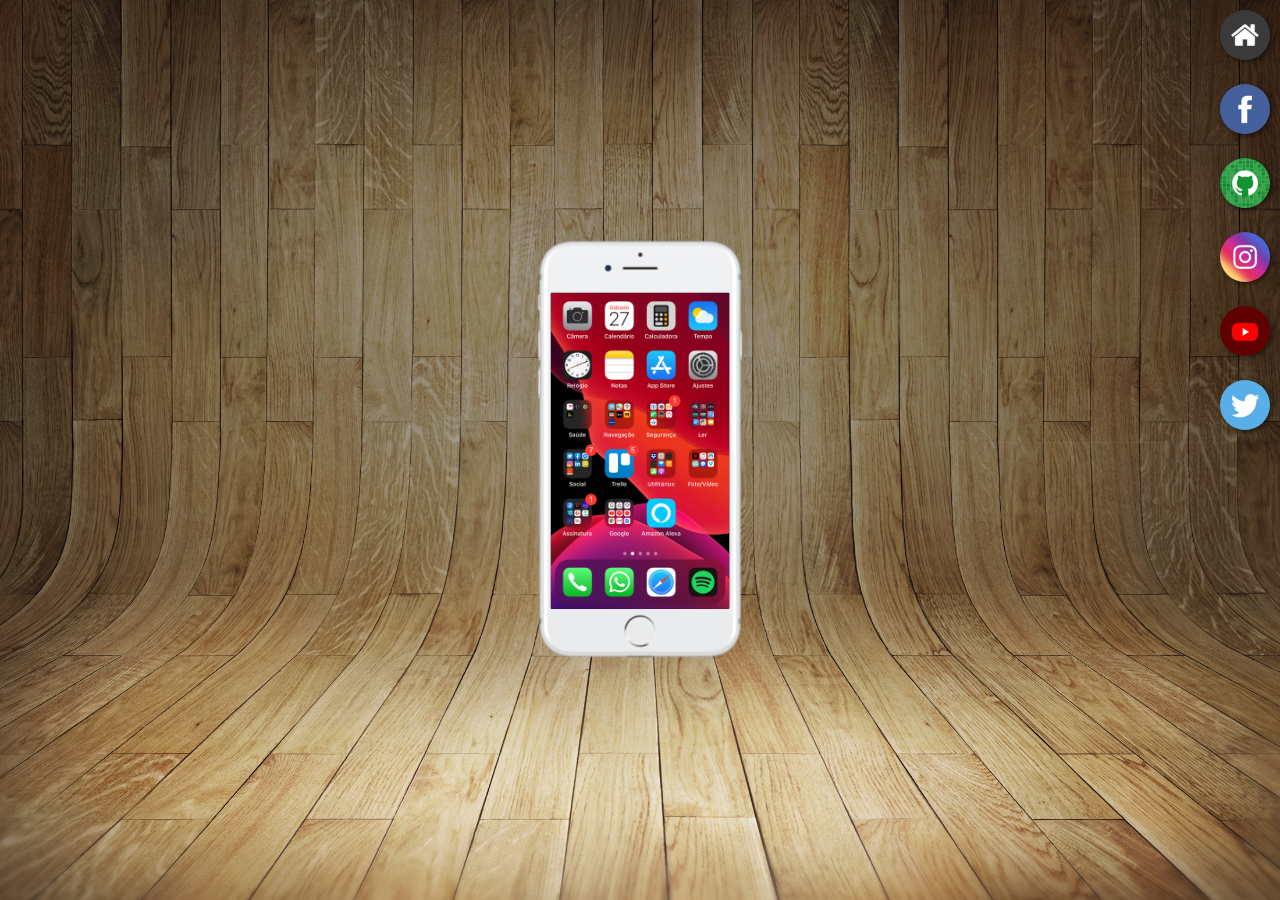
<file: index.html>
<!DOCTYPE html>
<html lang="pt-br">
<head>
    <meta charset="UTF-8">
    <meta http-equiv="X-UA-Compatible" content="IE=edge">
    <meta name="viewport" content="width=device-width, initial-scale=1.0">
    <title>Projeto Digital</title>
    <link rel="stylesheet" href="estilos/style.css">
    <link rel="shortcut icon" href="favicon.ico" type="image/x-icon">
</head>
<body>
    <main>
        <section id="telefone">
            <iframe src="home.html" name="tela" id="tela" frameborder="0">home</iframe>
        </section>
        <section id="redes-sociais">
            <a href="home.html" target="tela"><img src="imagens/logo-home.jpg" alt="Home"></a> <br>
            <a href="facebook.html" target="tela"><img src="imagens/logo-facebook.jpg" alt="Facebook"></a> <br>
            <a href="github.html" target="tela"><img src="imagens/logo-github.jpg" alt="Github"></a> <br>
            <a href="instagram.html" target="tela"><img src="imagens/logo-instagram.jpg" alt="Instagram"></a> <br>
            <a href="youtube.html" target="tela"><img src="imagens/logo-youtube.jpg" alt="Youtube"></a> <br>
            <a href="twitter.html" target="tela"><img src="imagens/logo-twitter.jpg" alt="Twitter"></a> <br>
        </section>
    </main>
</body>
</html>
</file>
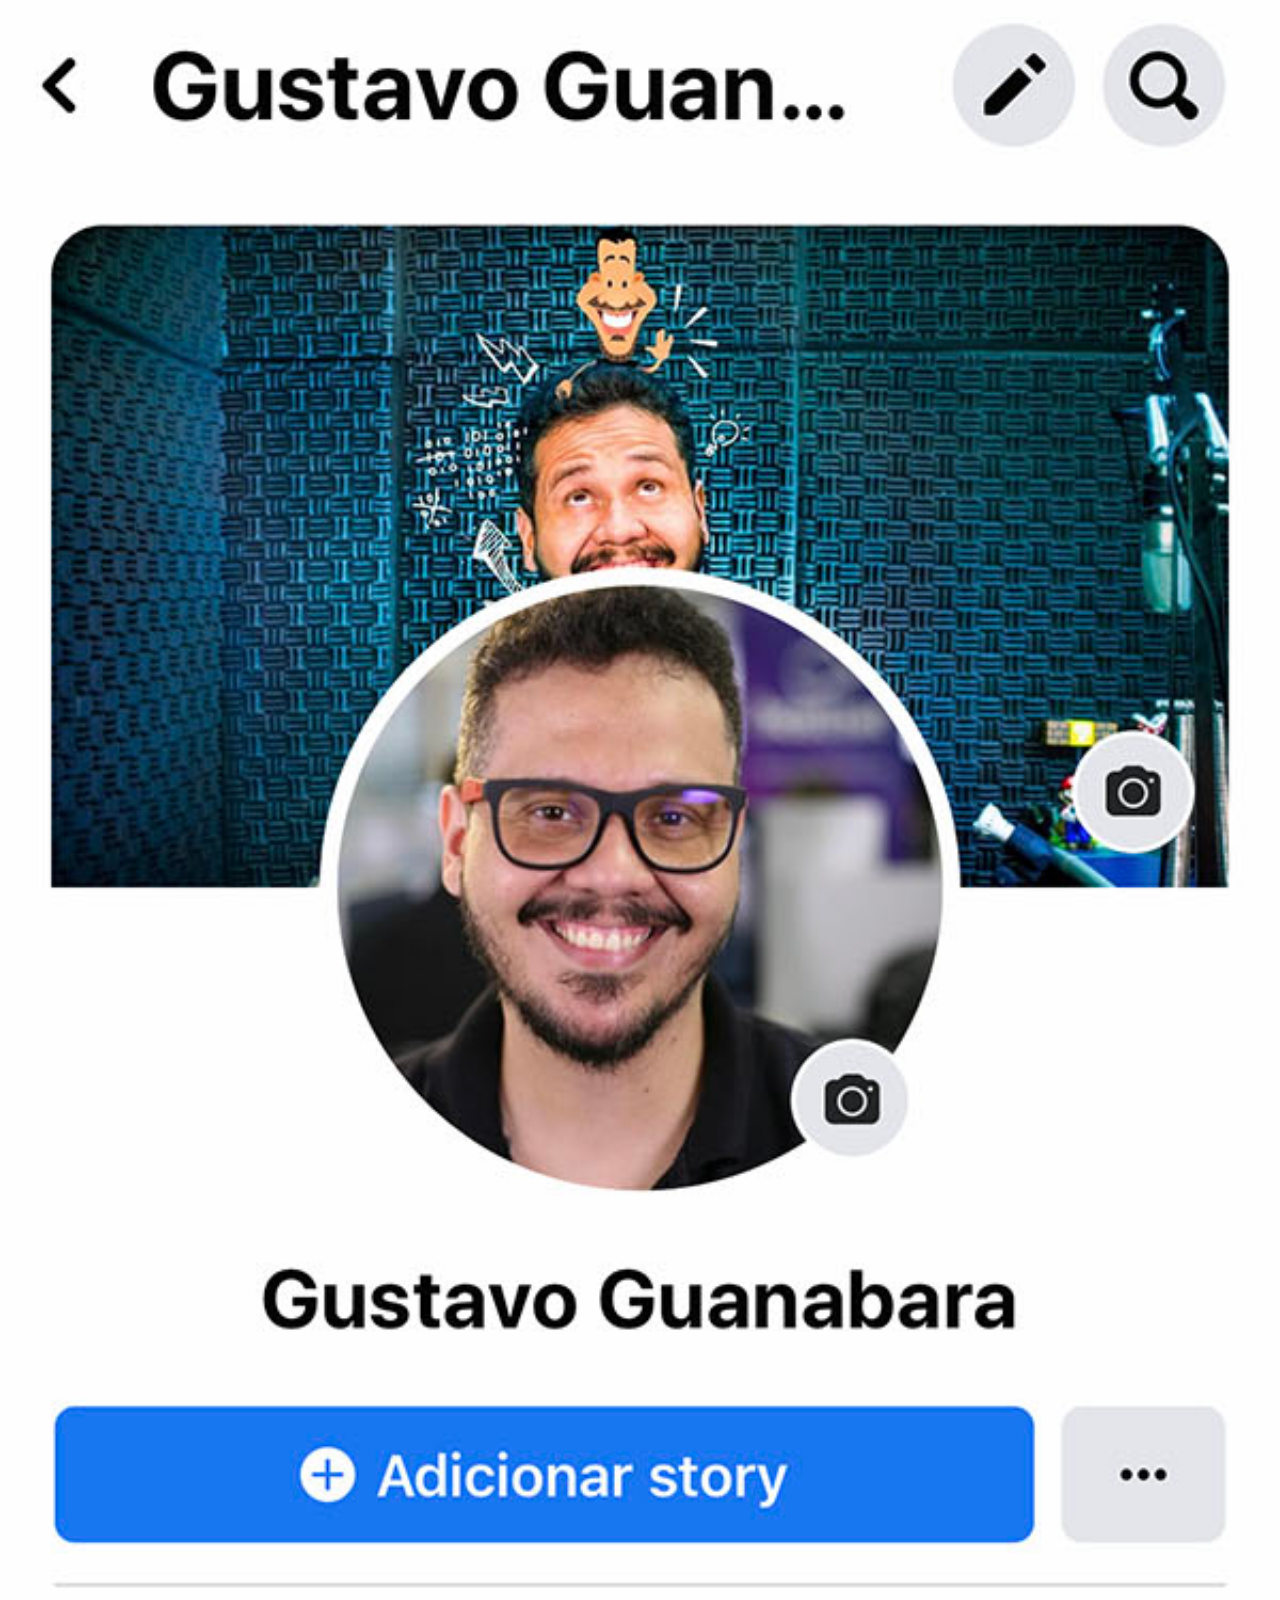
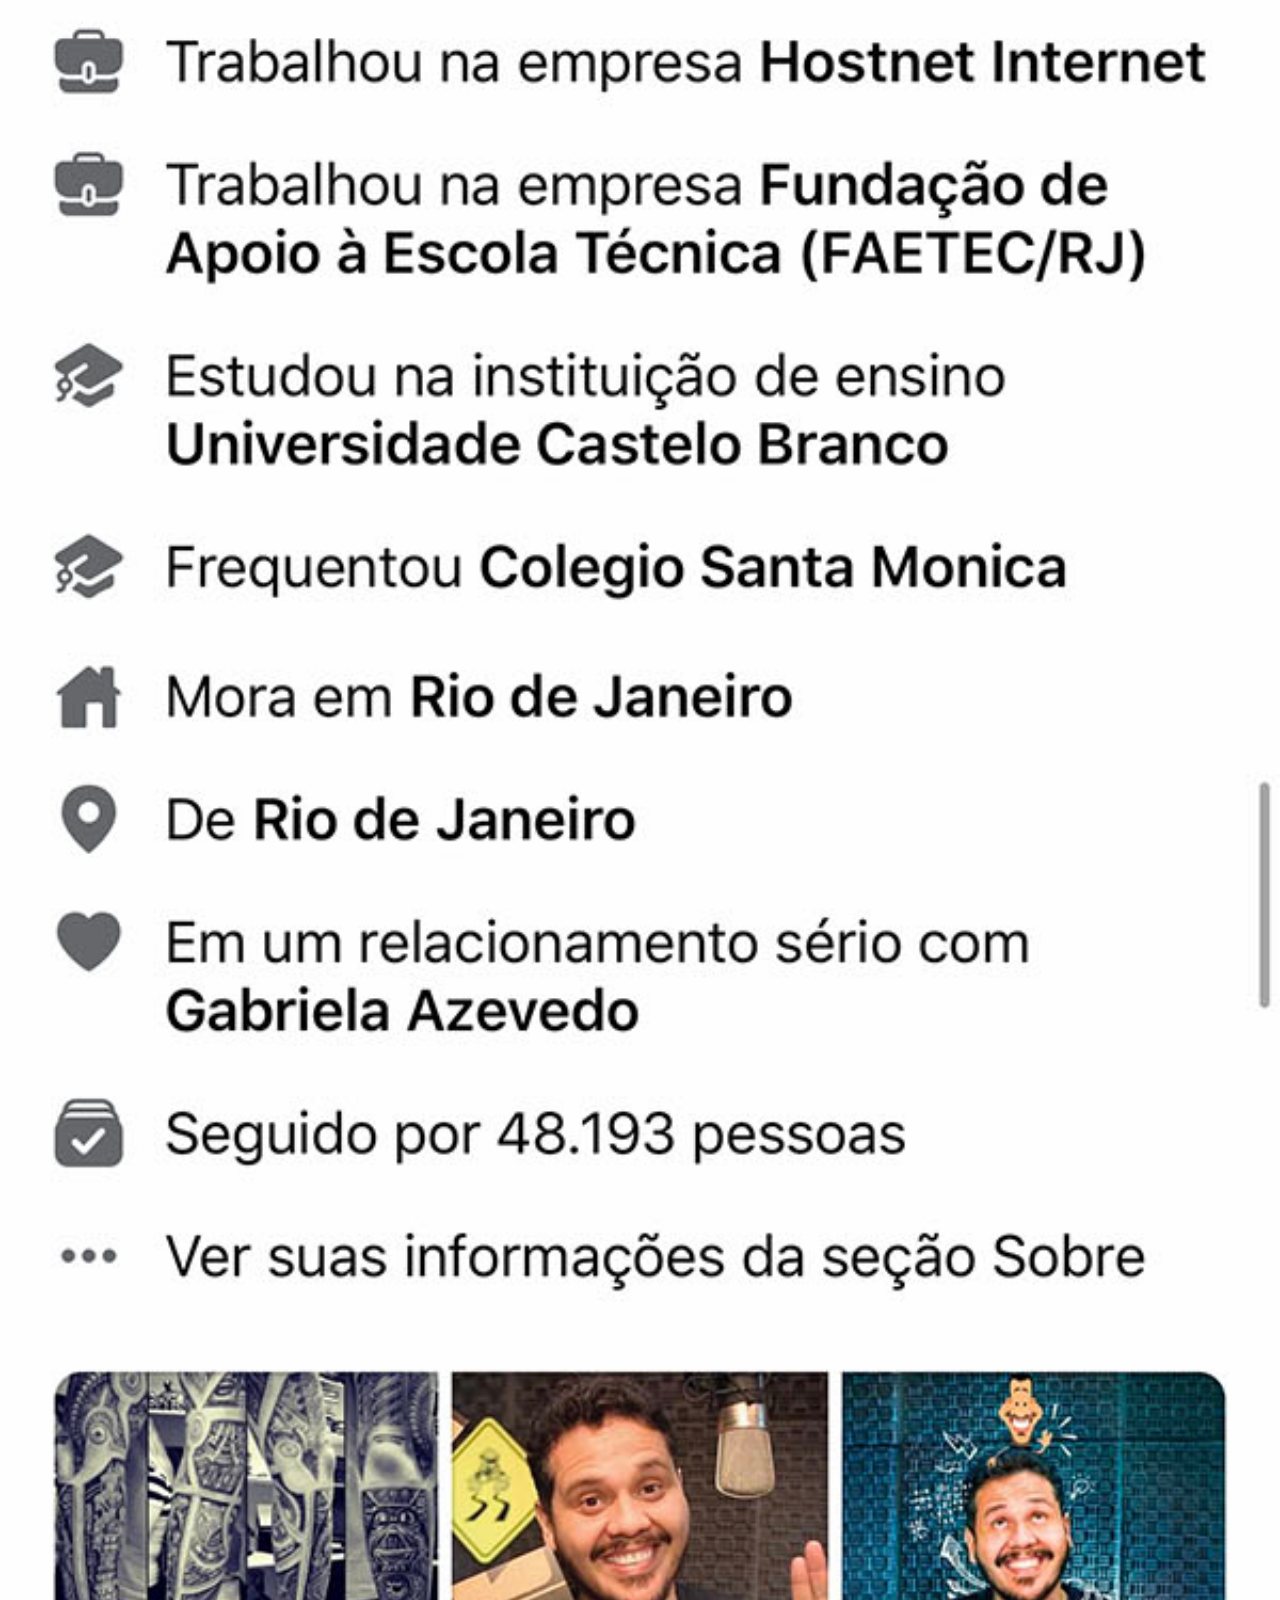
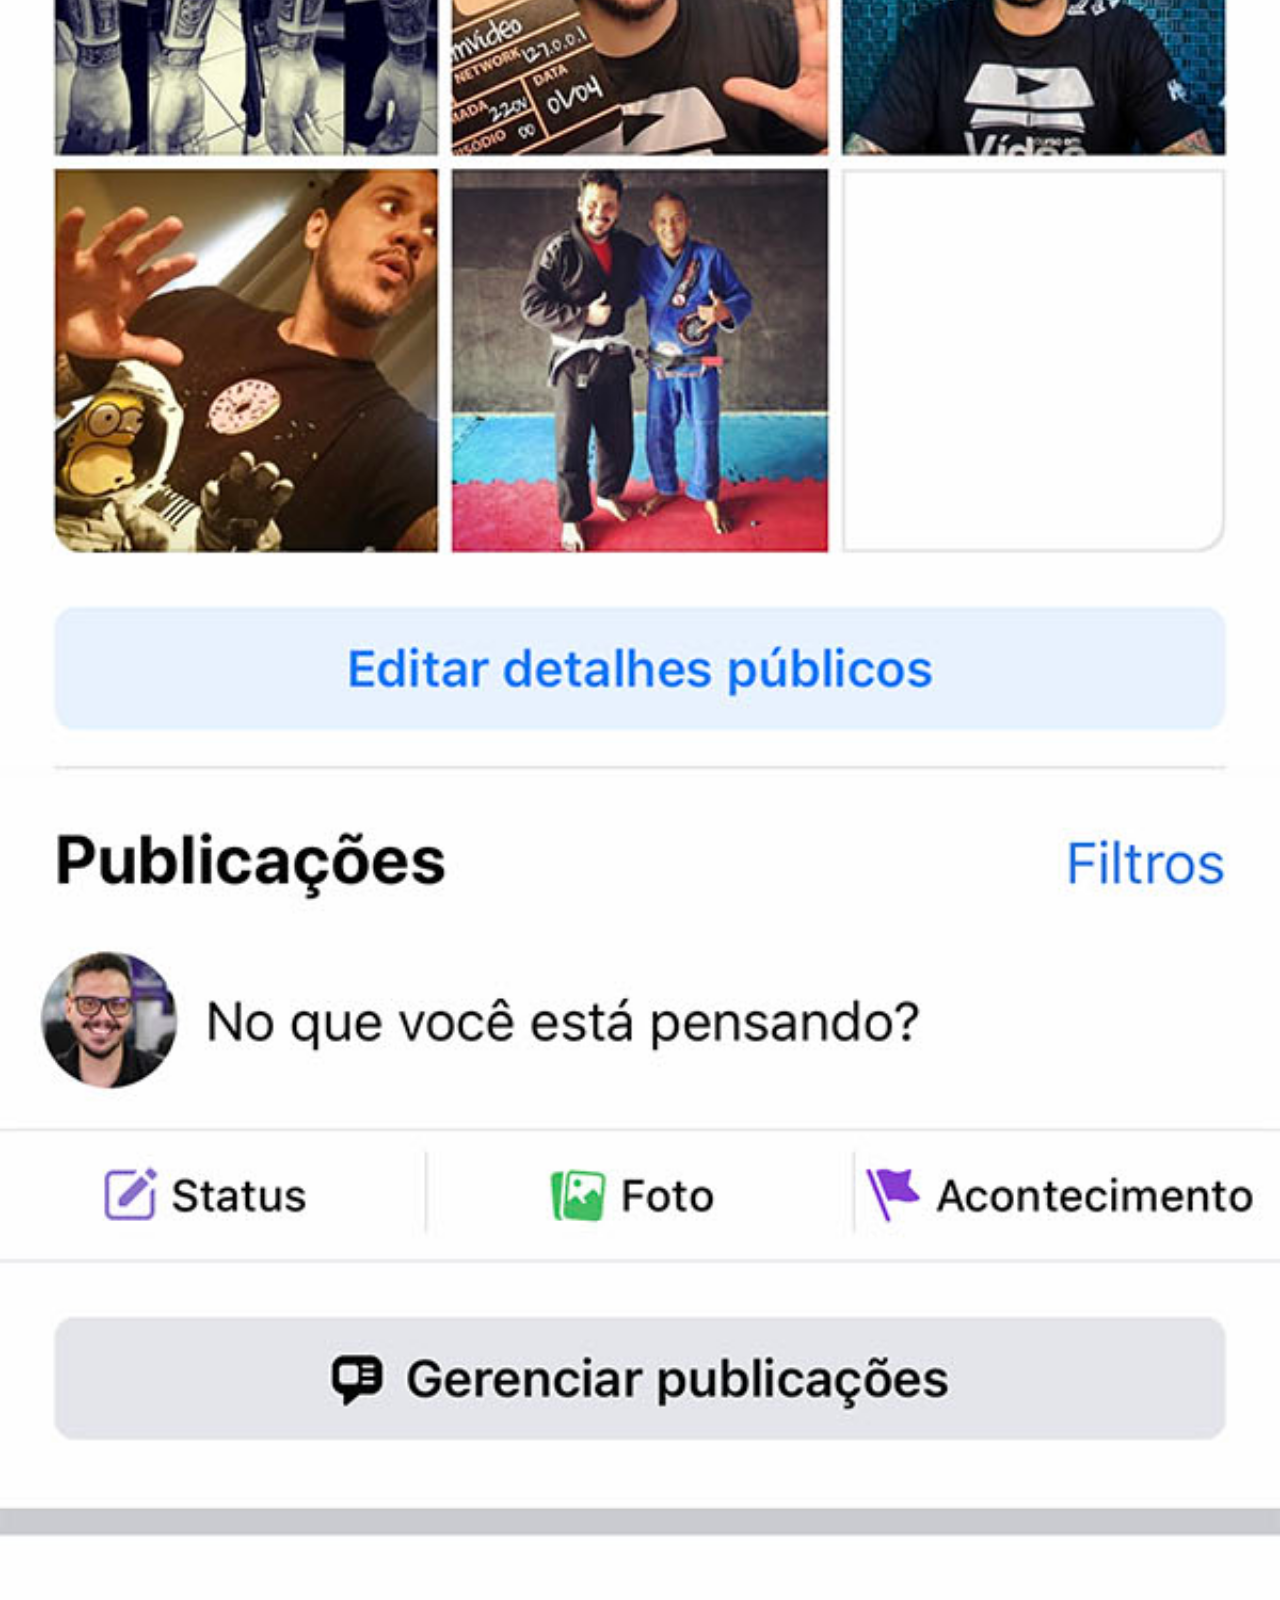
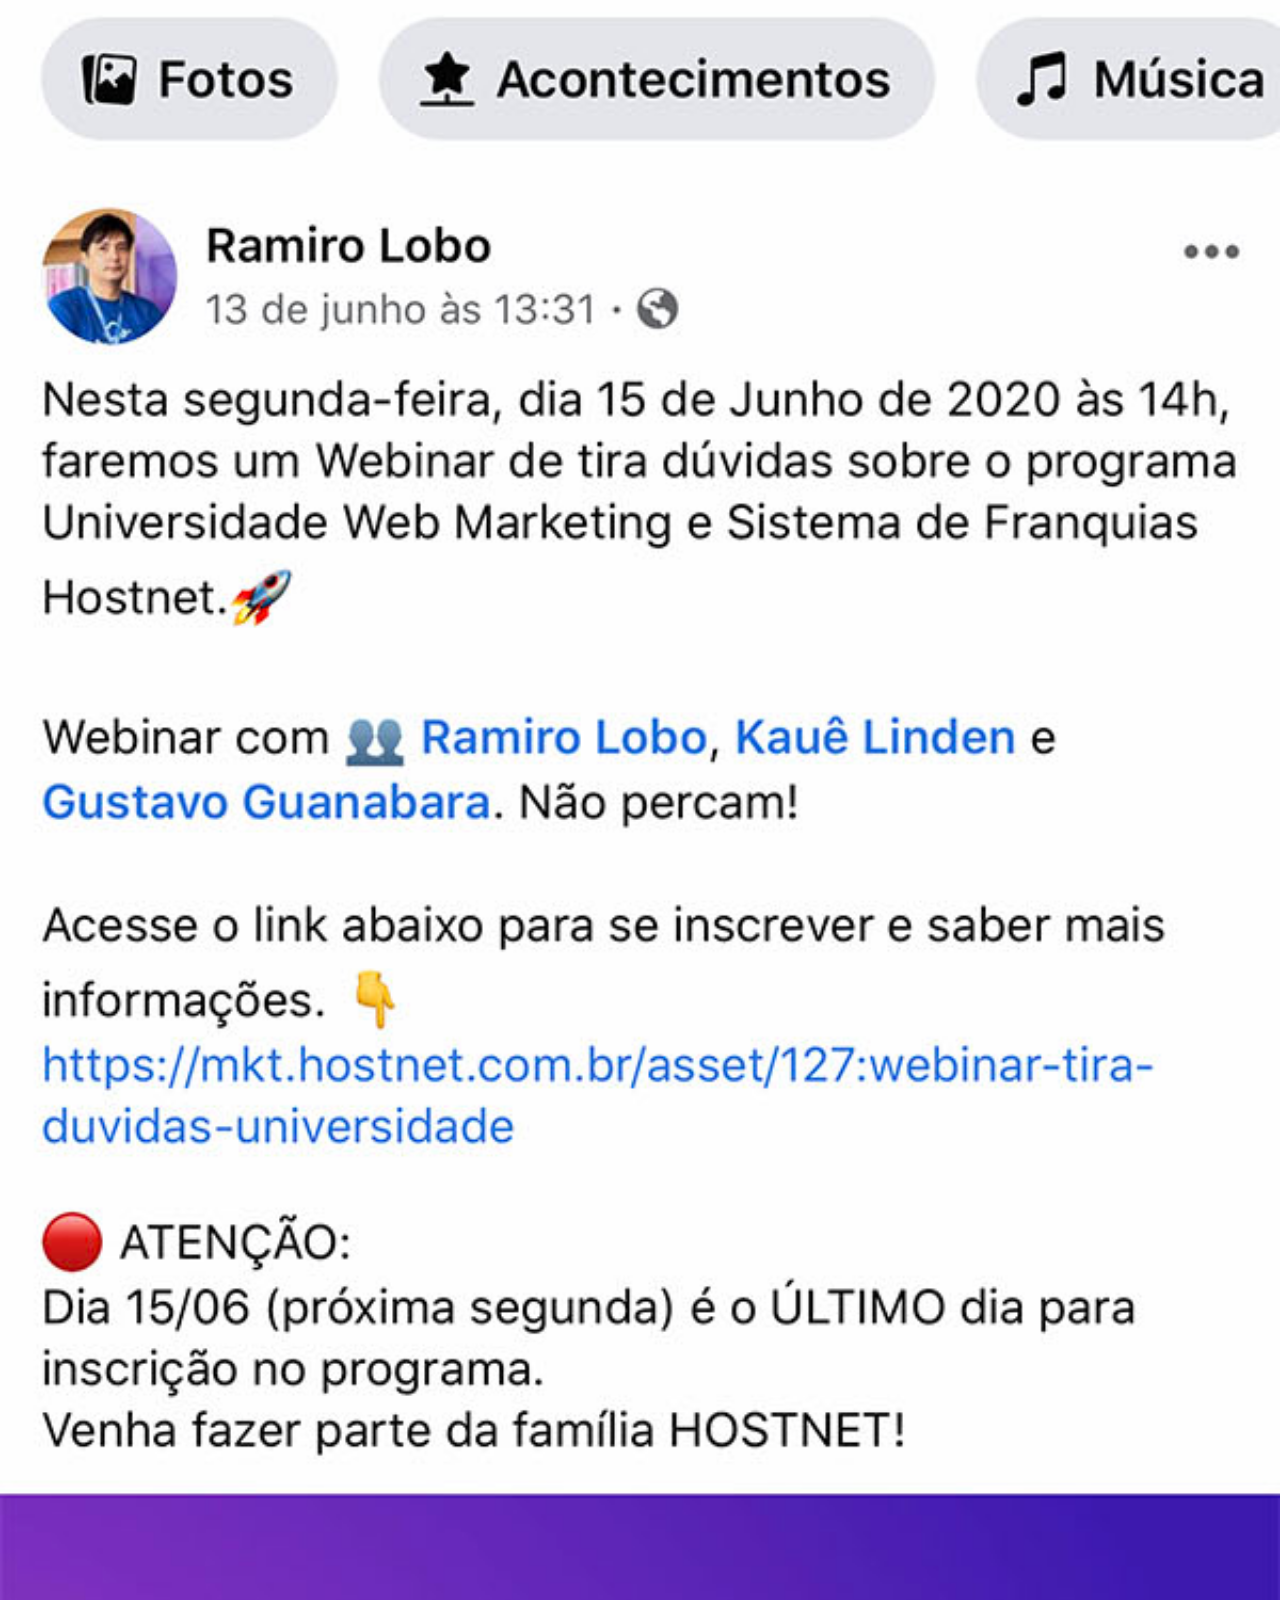
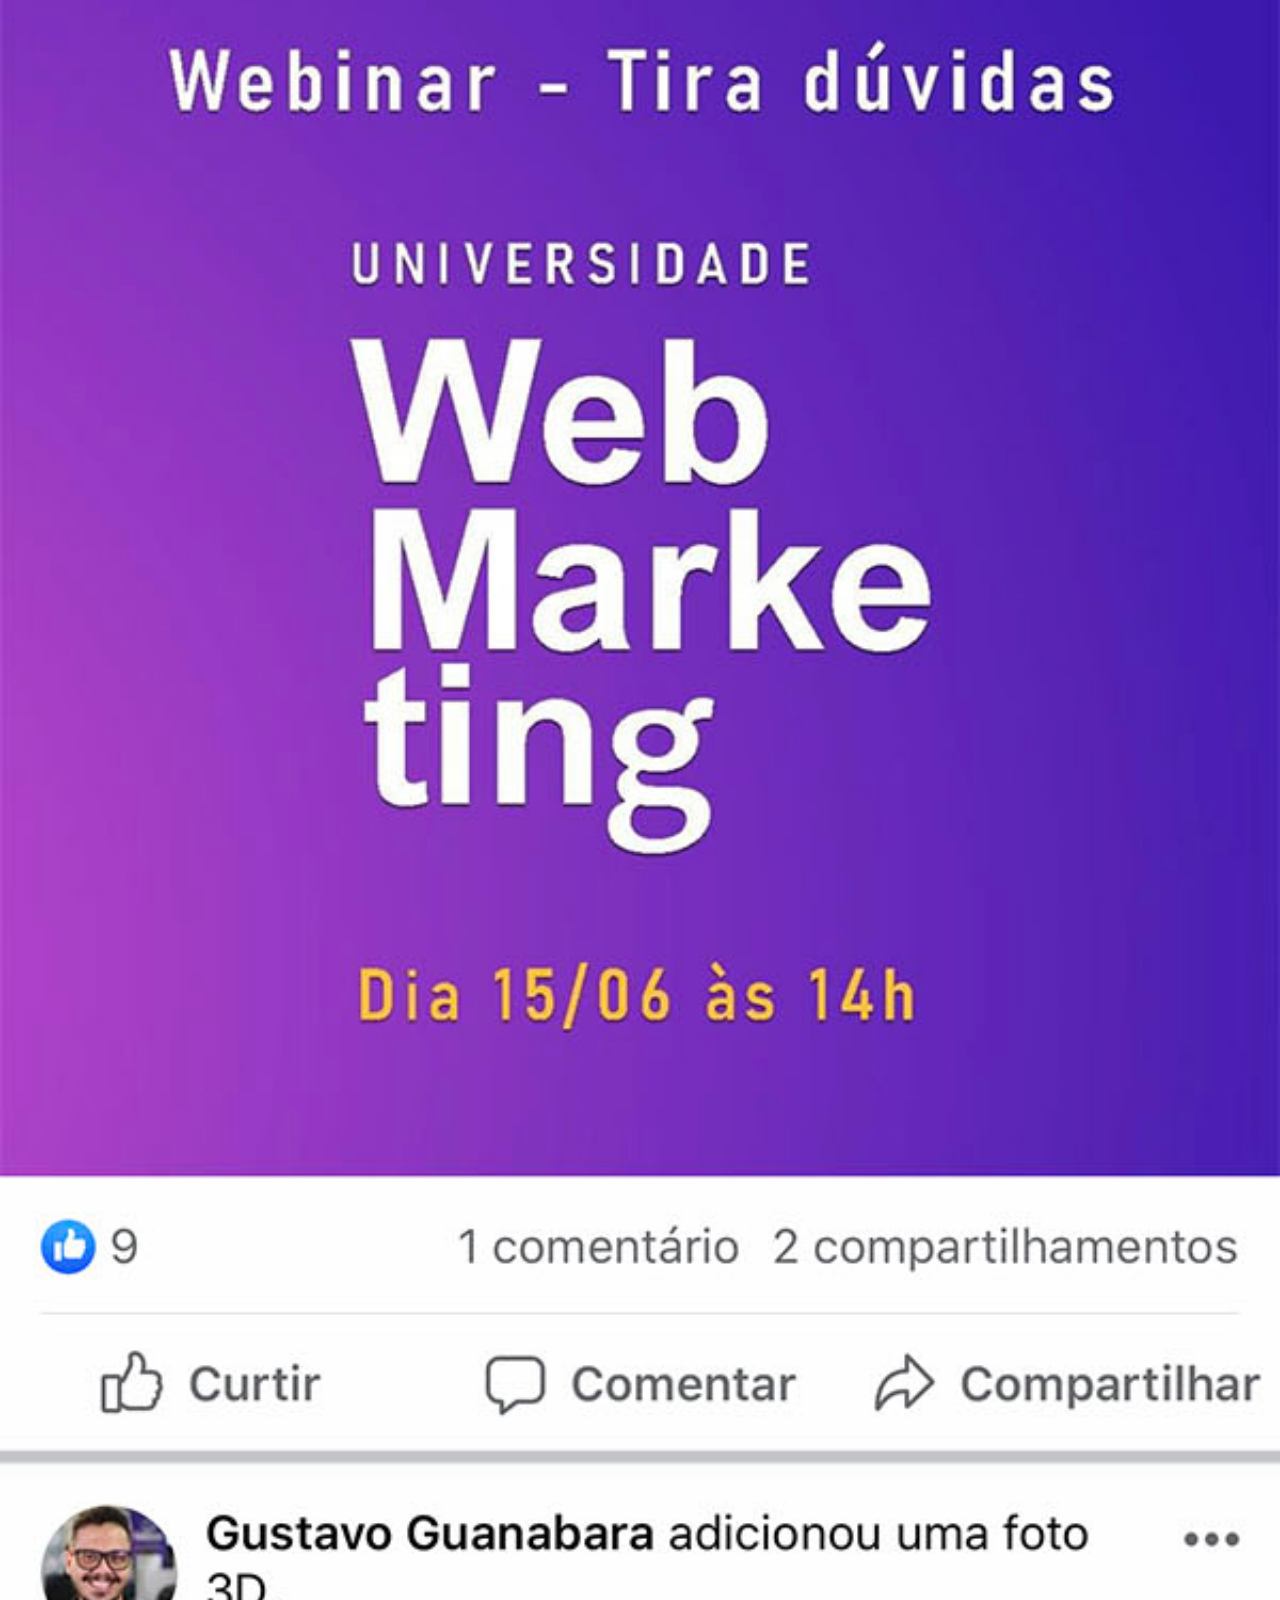
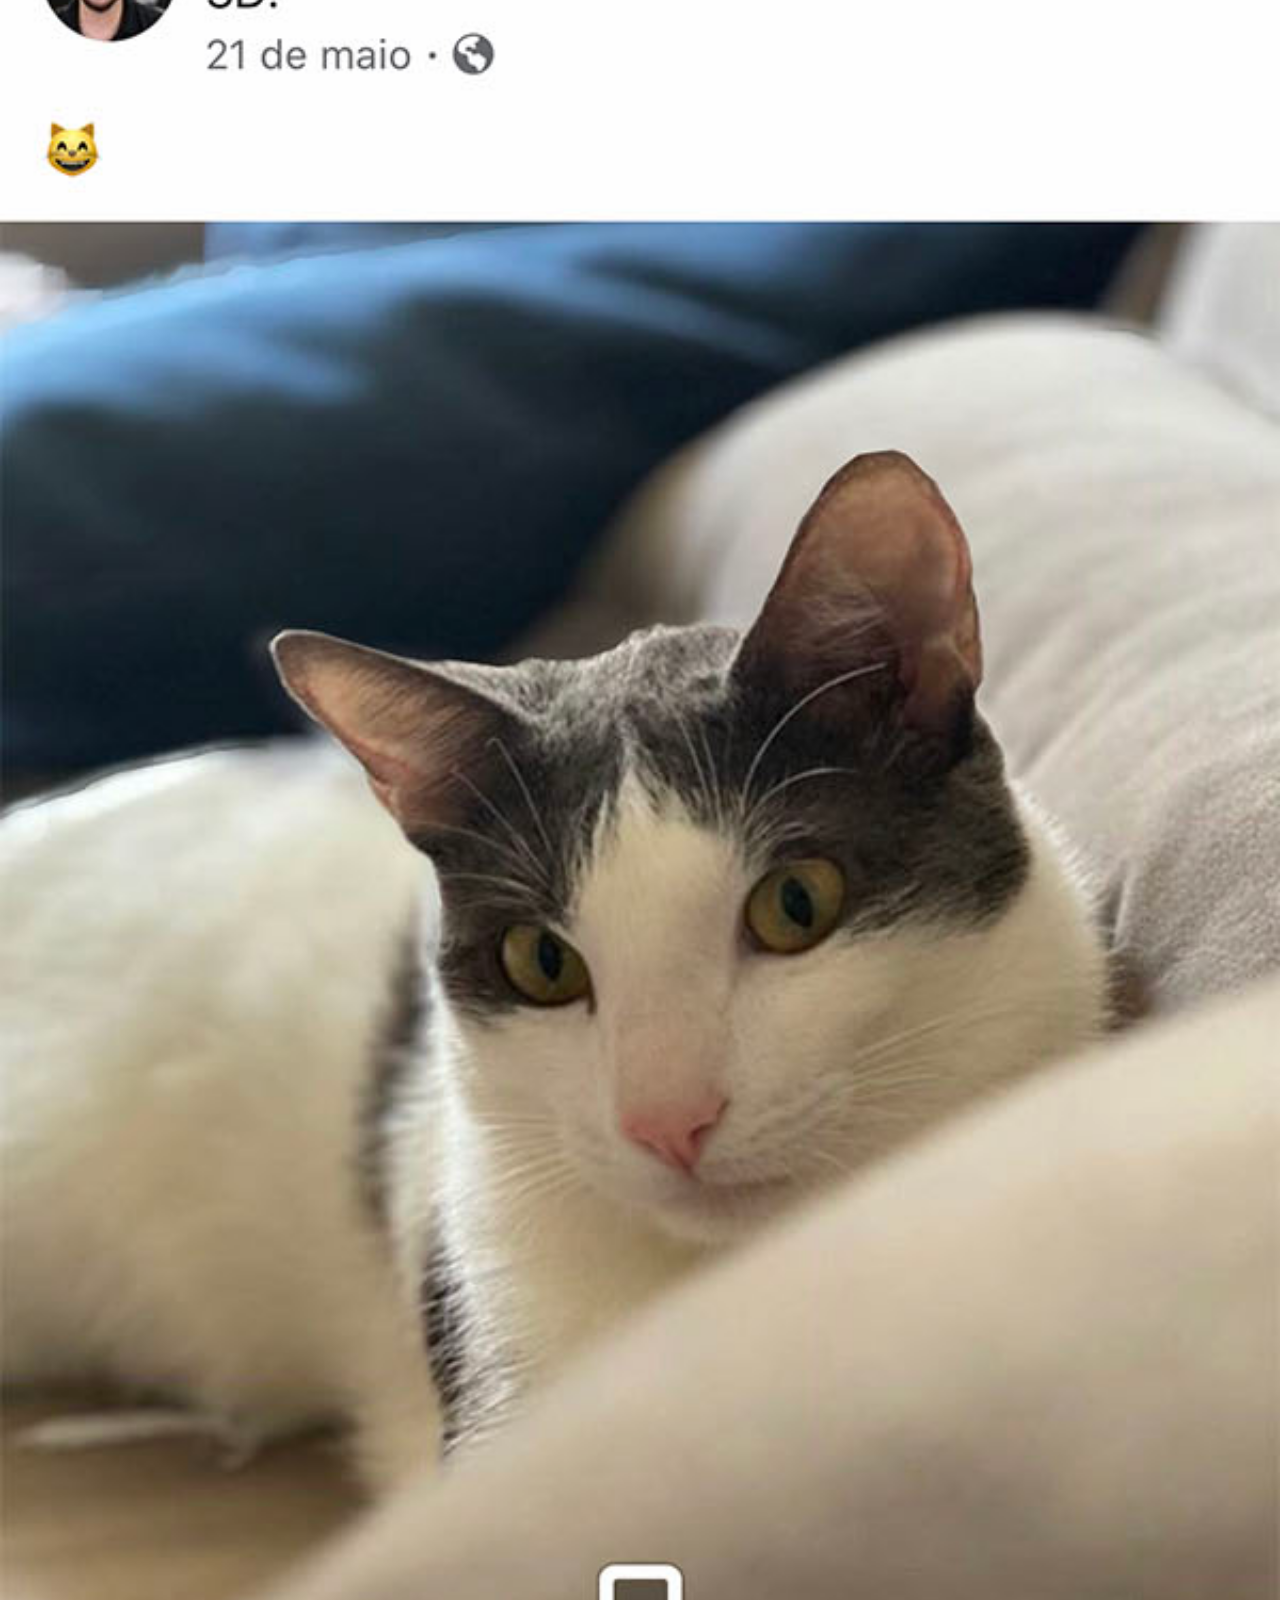
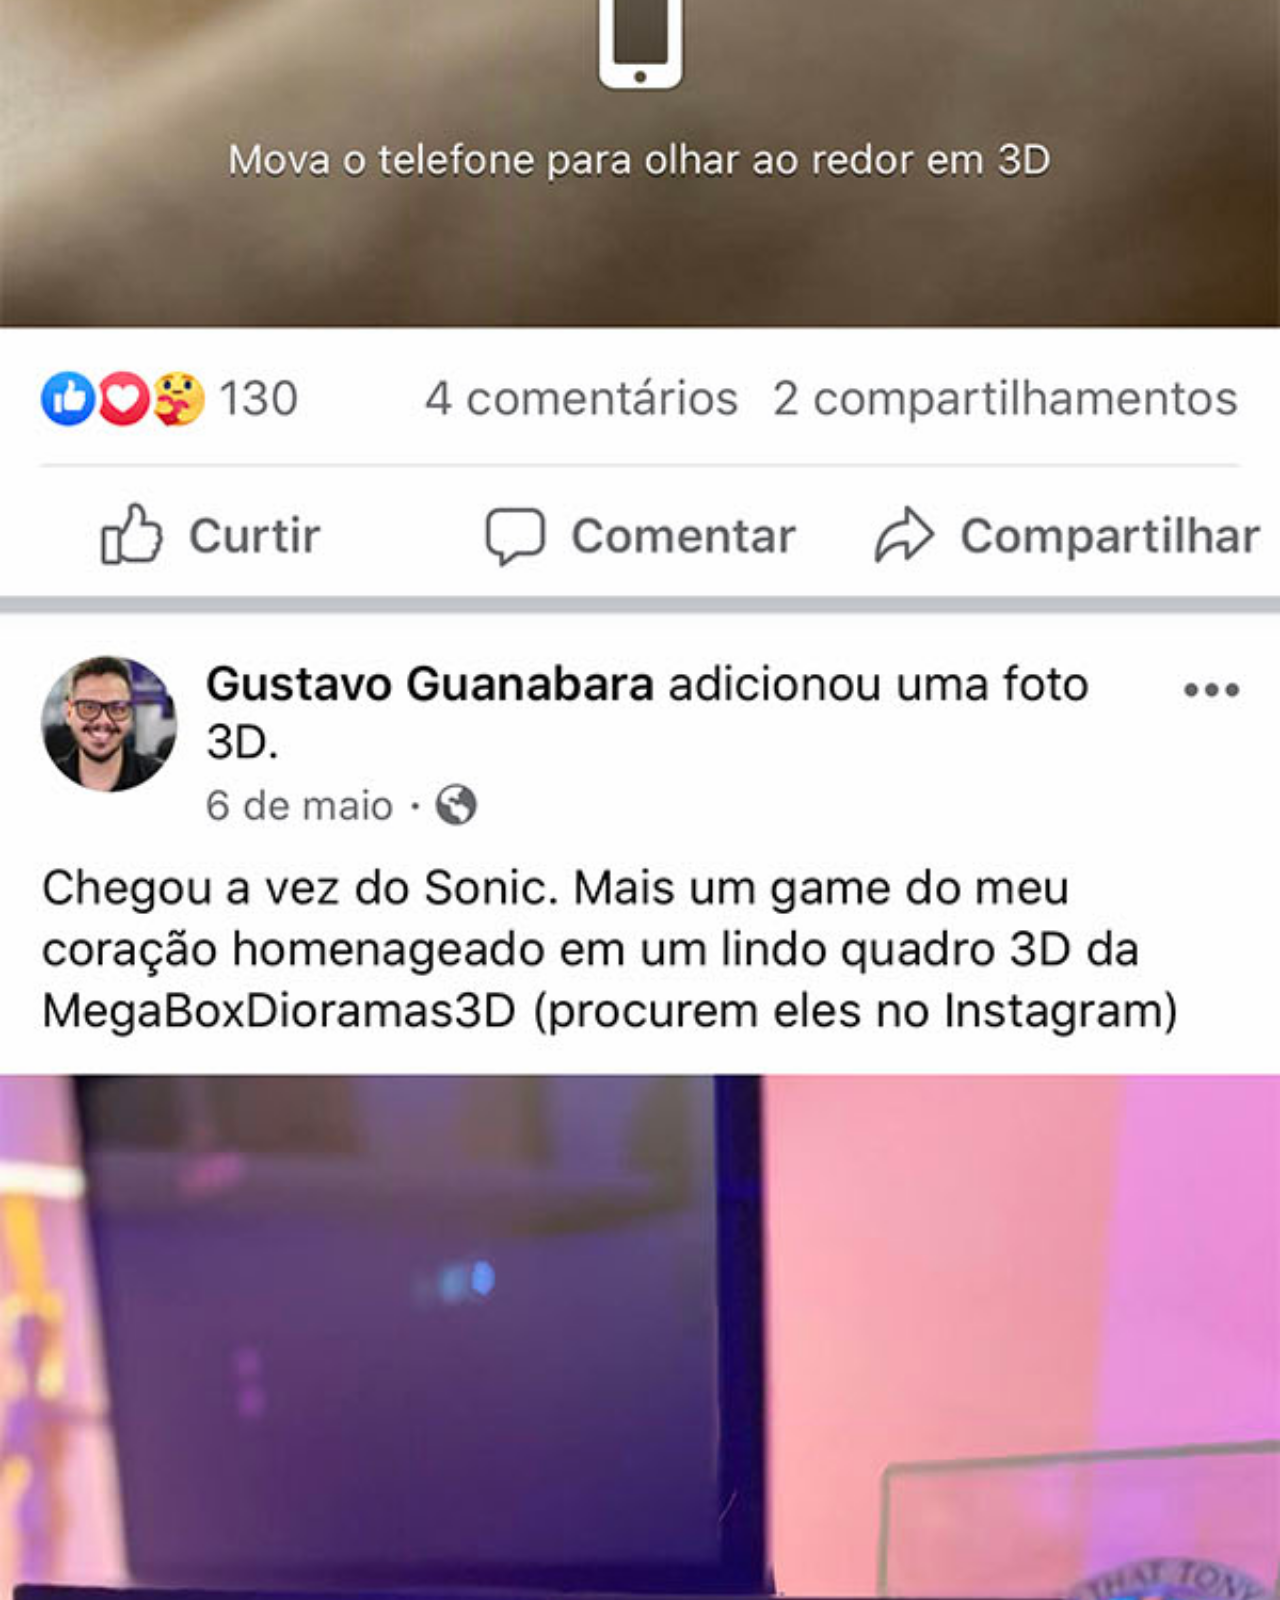
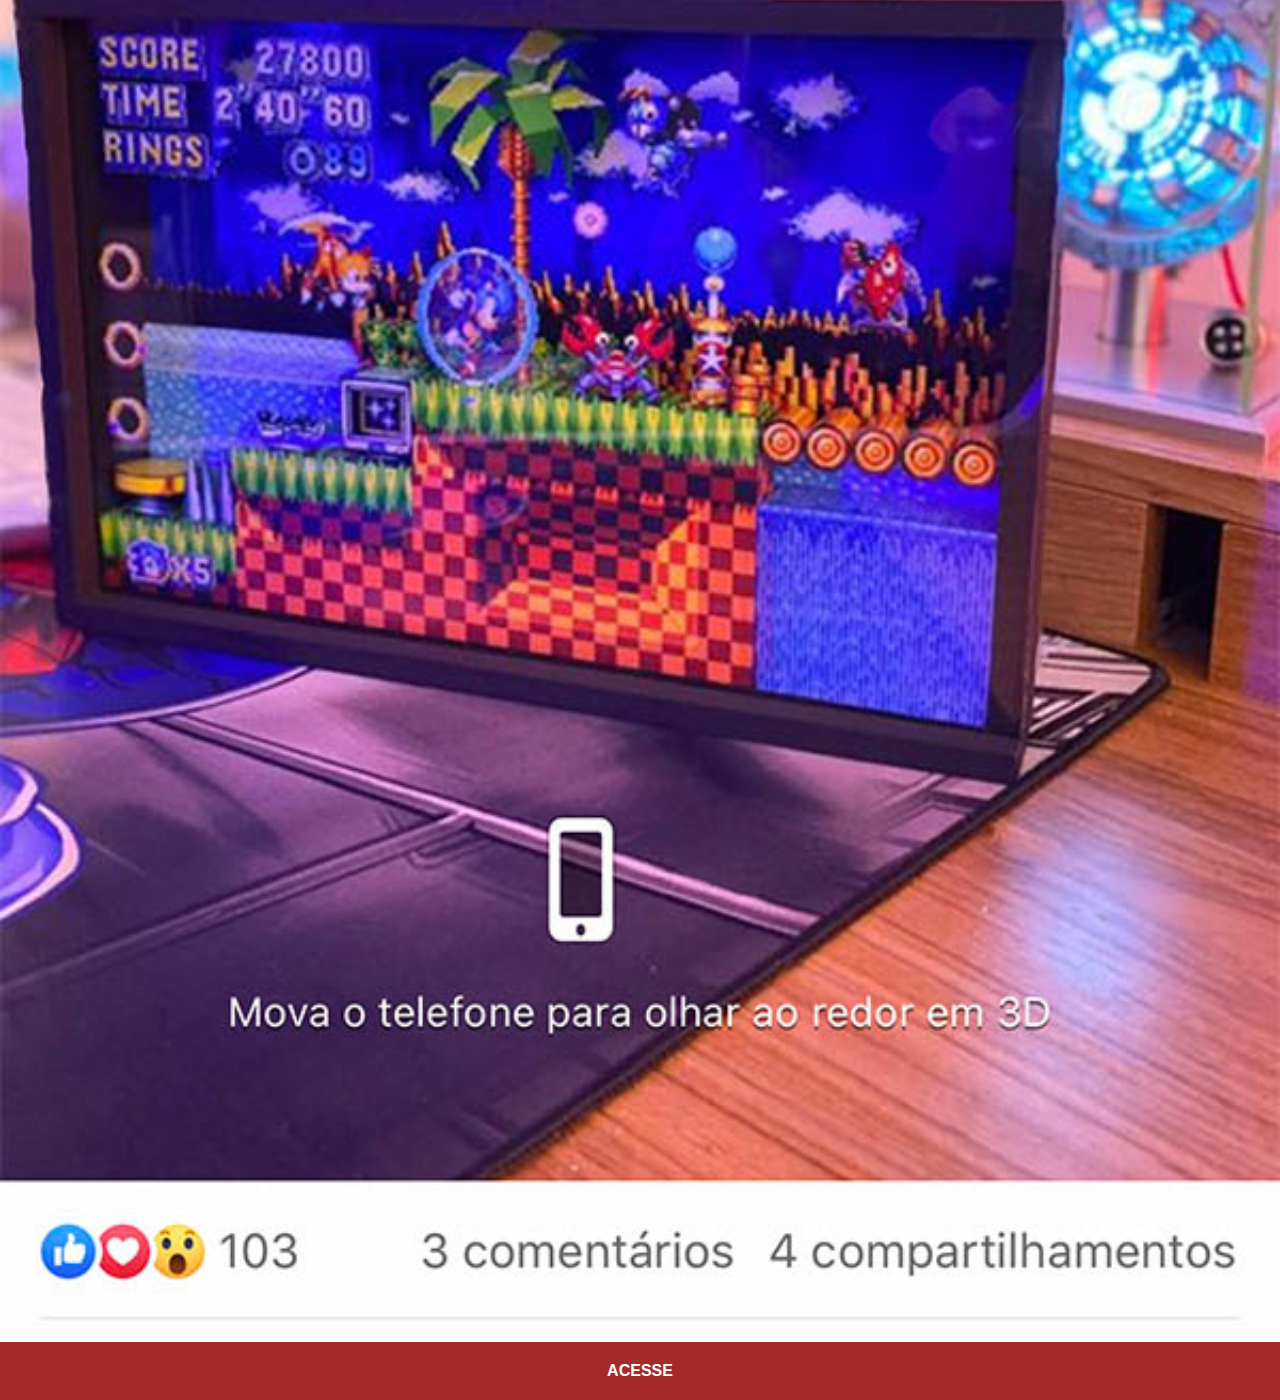
<file: facebook.html>
<!DOCTYPE html>
<html lang="pt-br">
<head>
    <meta charset="UTF-8">
    <meta http-equiv="X-UA-Compatible" content="IE=edge">
    <meta name="viewport" content="width=device-width, initial-scale=1.0">
    <title>facebook</title>
    <link rel="stylesheet" href="estudos/social.css">
</head>
<body>
    <img src="imagens/tela-facebook.jpg" alt="facebook">
    <a href="#">ACESSE</a>
</body>
</html>
</file>
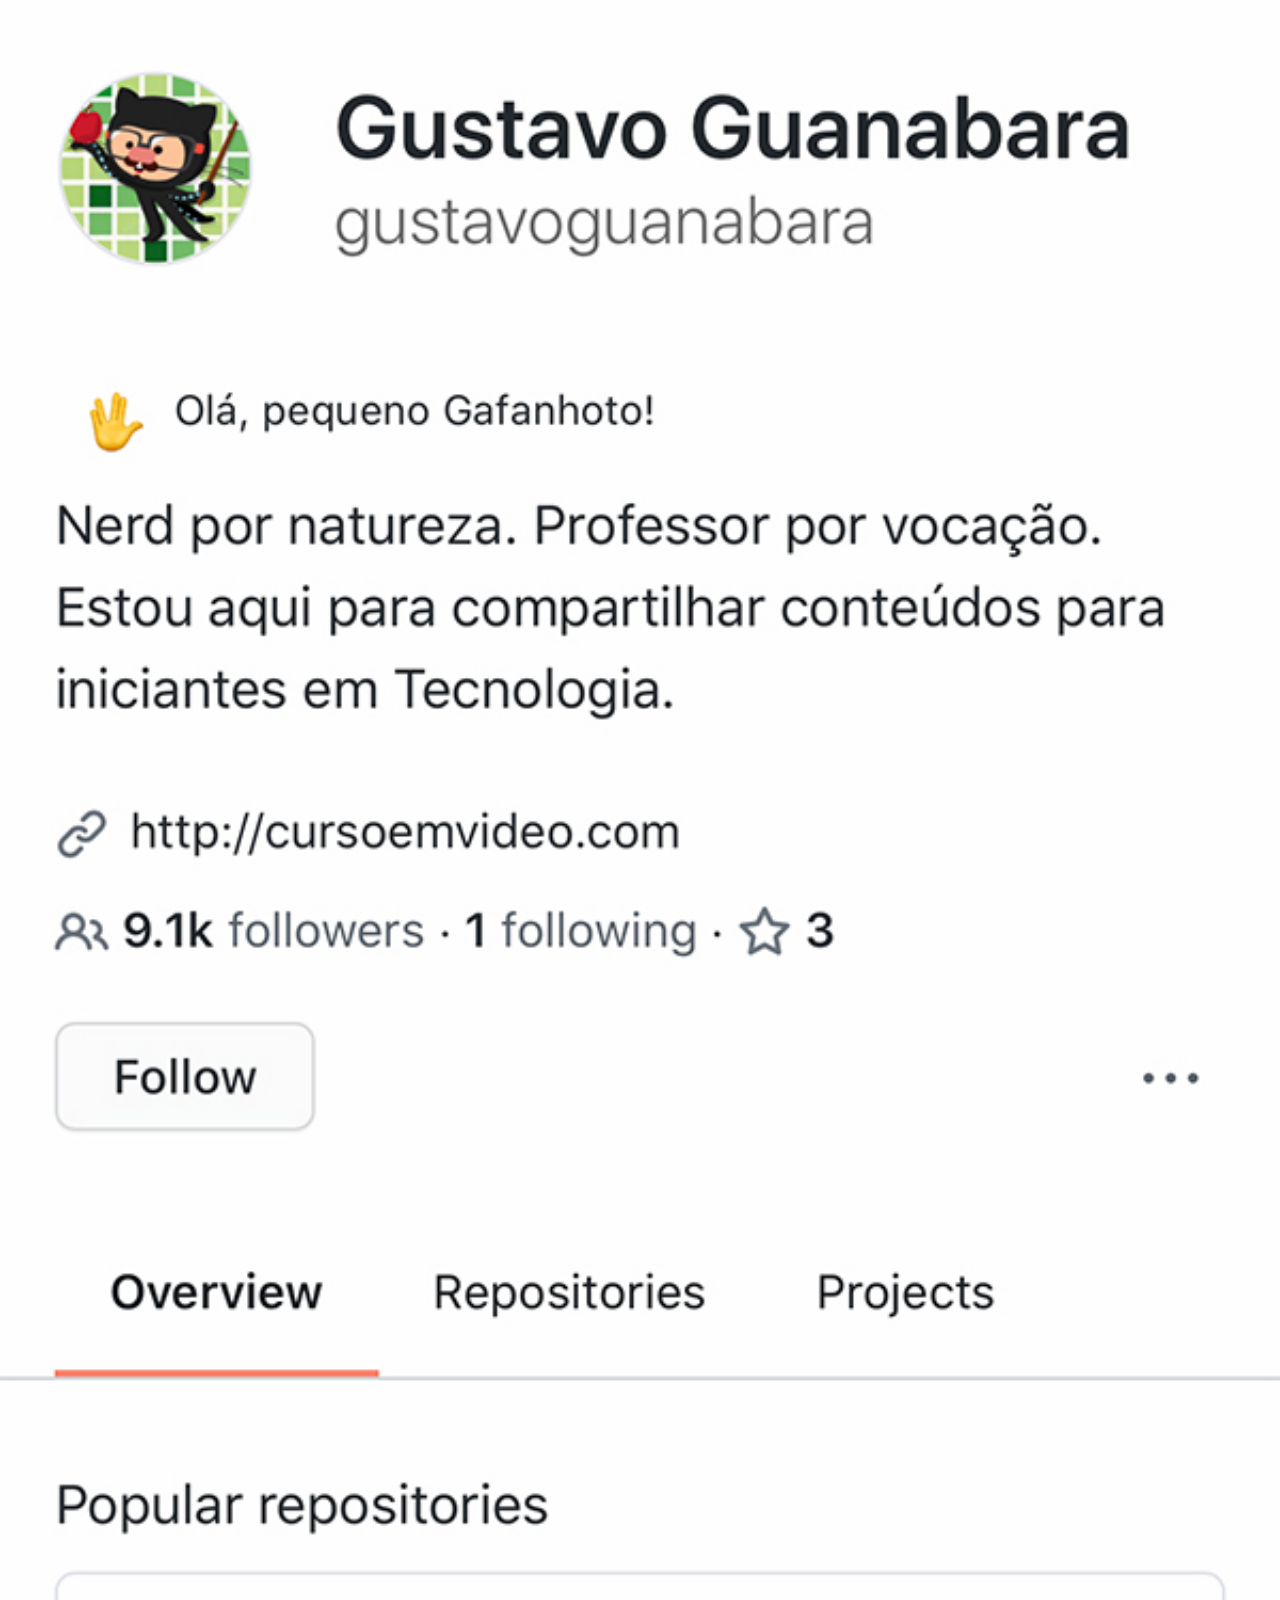
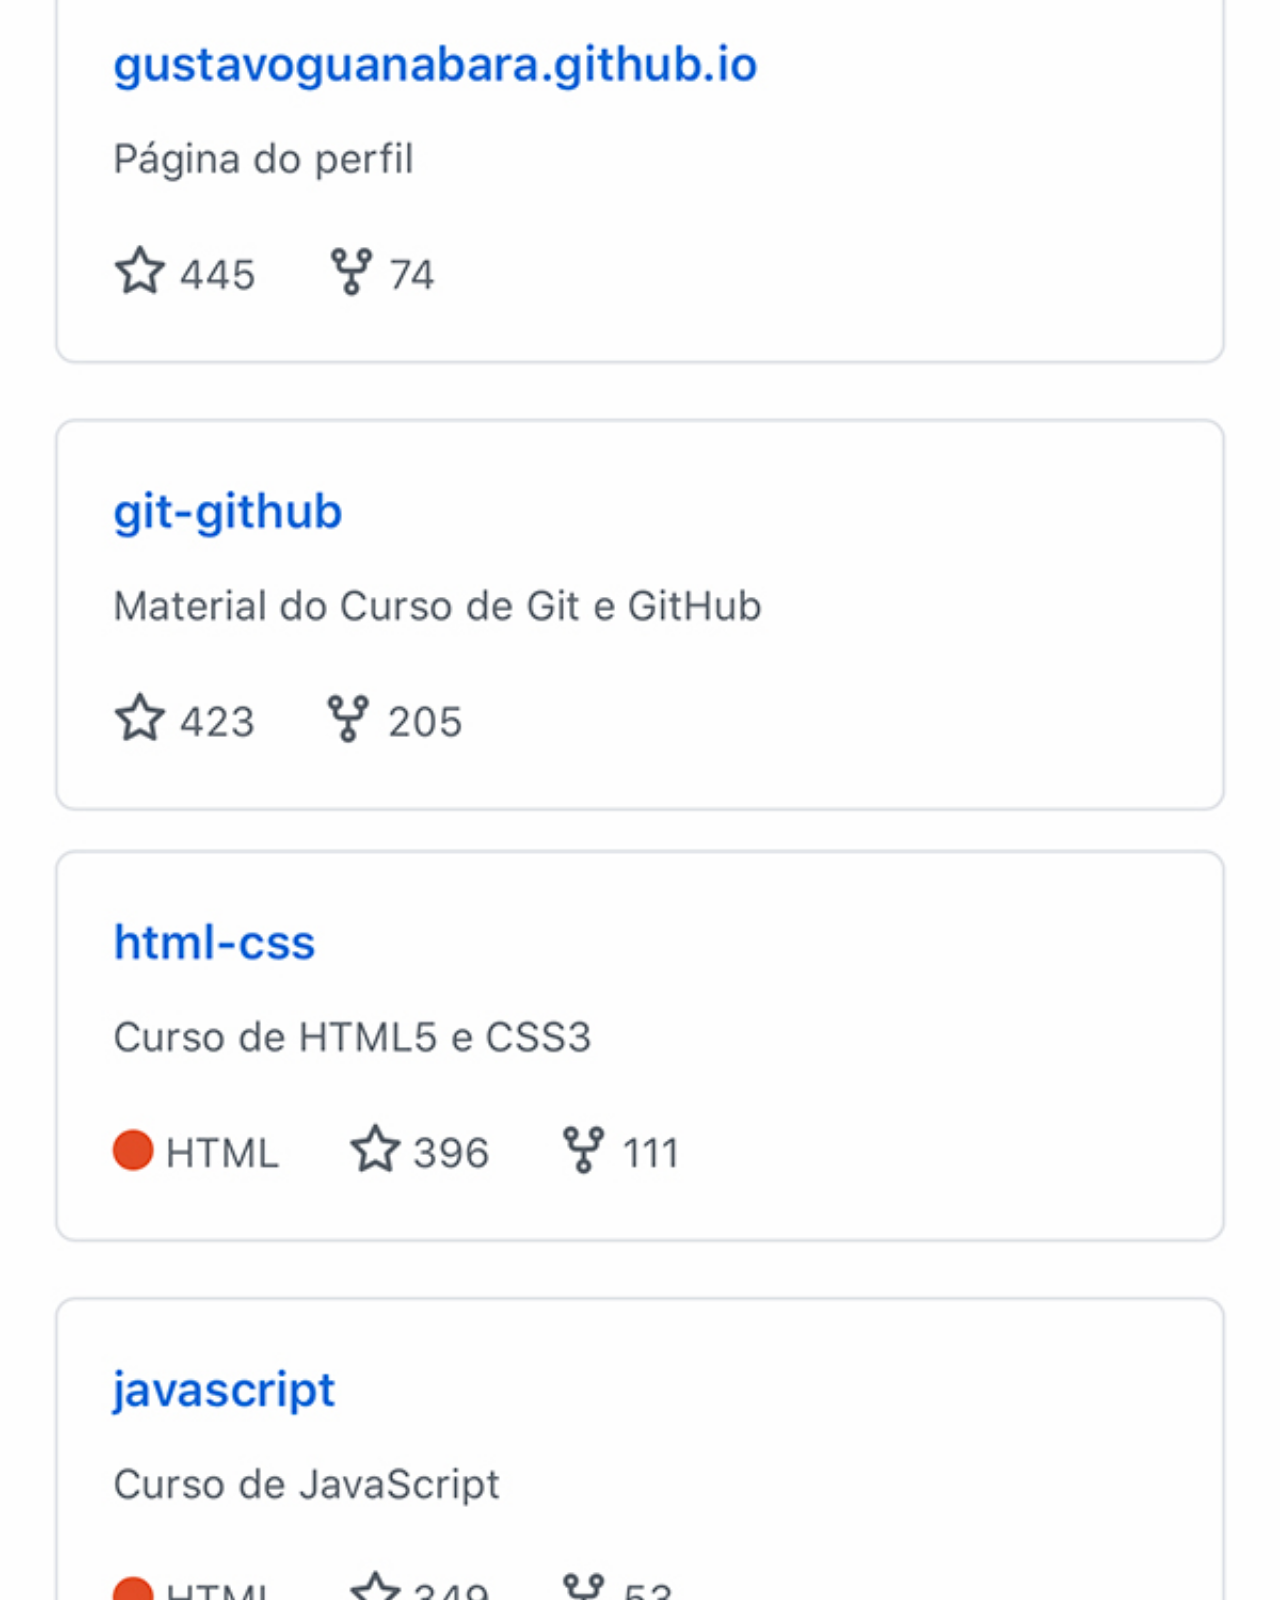
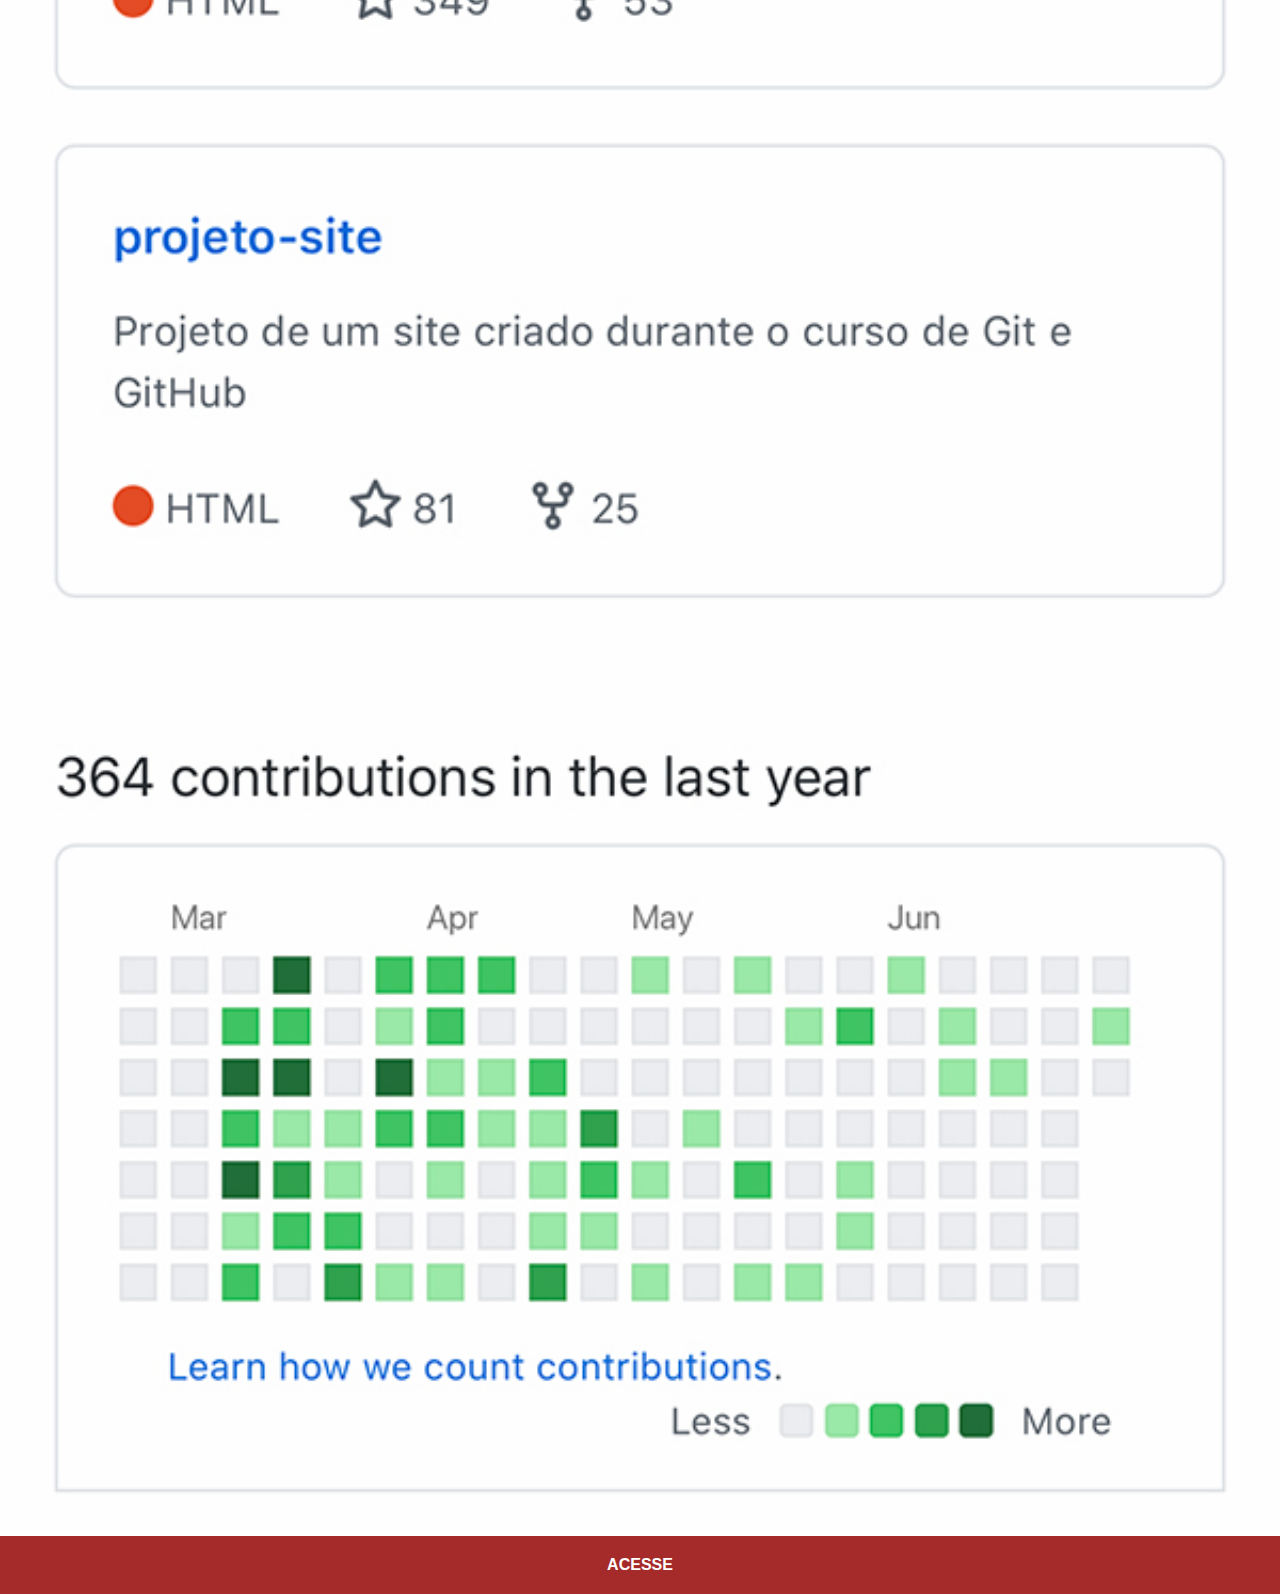
<file: github.html>
<!DOCTYPE html>
<html lang="pt-br">
<head>
    <meta charset="UTF-8">
    <meta http-equiv="X-UA-Compatible" content="IE=edge">
    <meta name="viewport" content="width=device-width, initial-scale=1.0">
    <title>Github</title>
    <link rel="stylesheet" href="estudos/social.css">
</head>
<body>
    <img src="imagens/tela-github.jpg" alt="github">
    <a href="#">ACESSE</a>
</body>
</html>
</file>
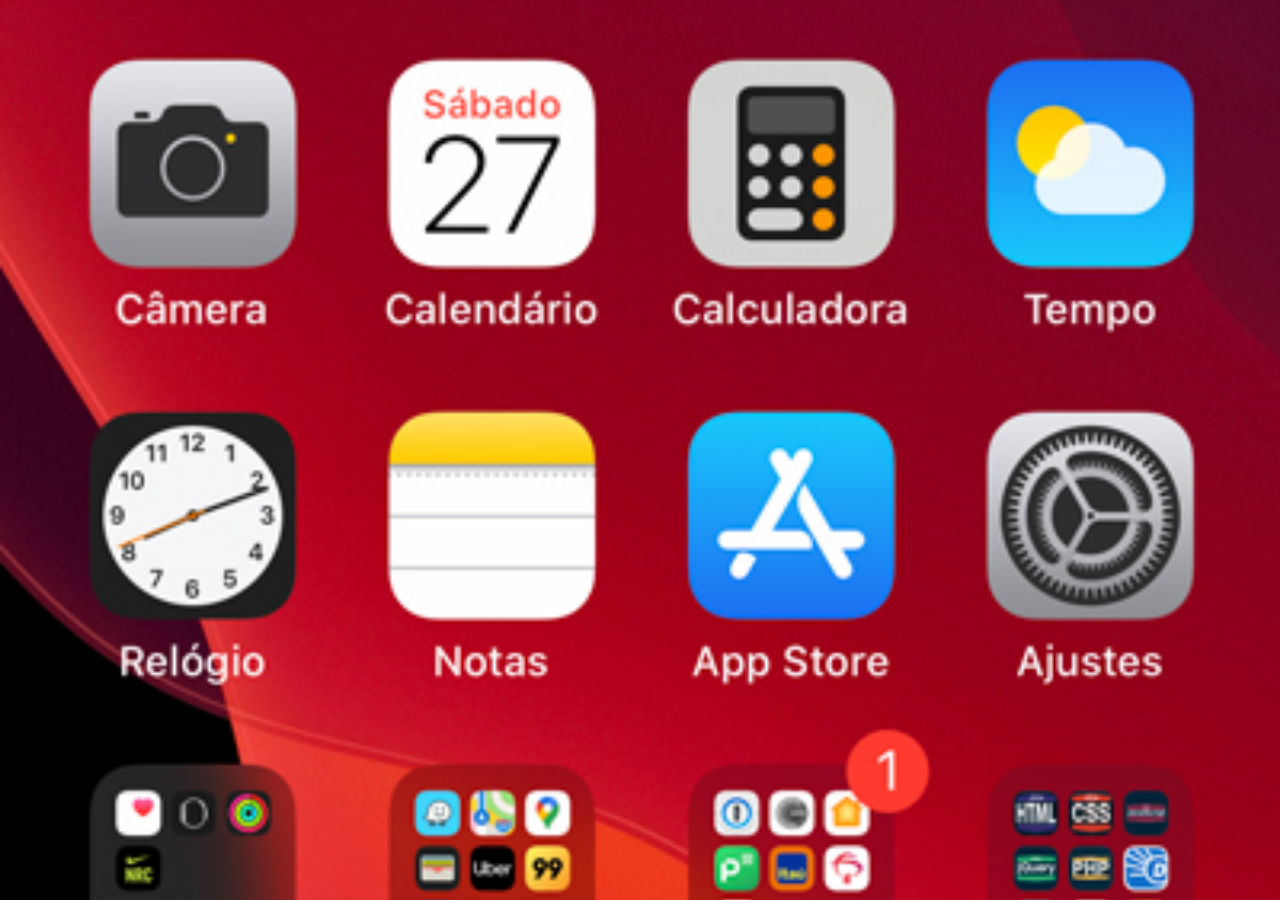
<file: home.html>
<!DOCTYPE html>
<html lang="pt-br">
<head>
    <meta charset="UTF-8">
    <meta http-equiv="X-UA-Compatible" content="IE=edge">
    <meta name="viewport" content="width=device-width, initial-scale=1.0">
    <title>Home</title>
    <style>
        * {
            margin: 0px;
            padding: 0px;
        }
        body {
            
            width: 100vw;
            height: 100vh;
            background: black url(imagens/tela-home.jpg) 
            no-repeat top center;
            background-size: cover;
        }
    </style>
</head>
<body>
    
</body>
</html>
</file>
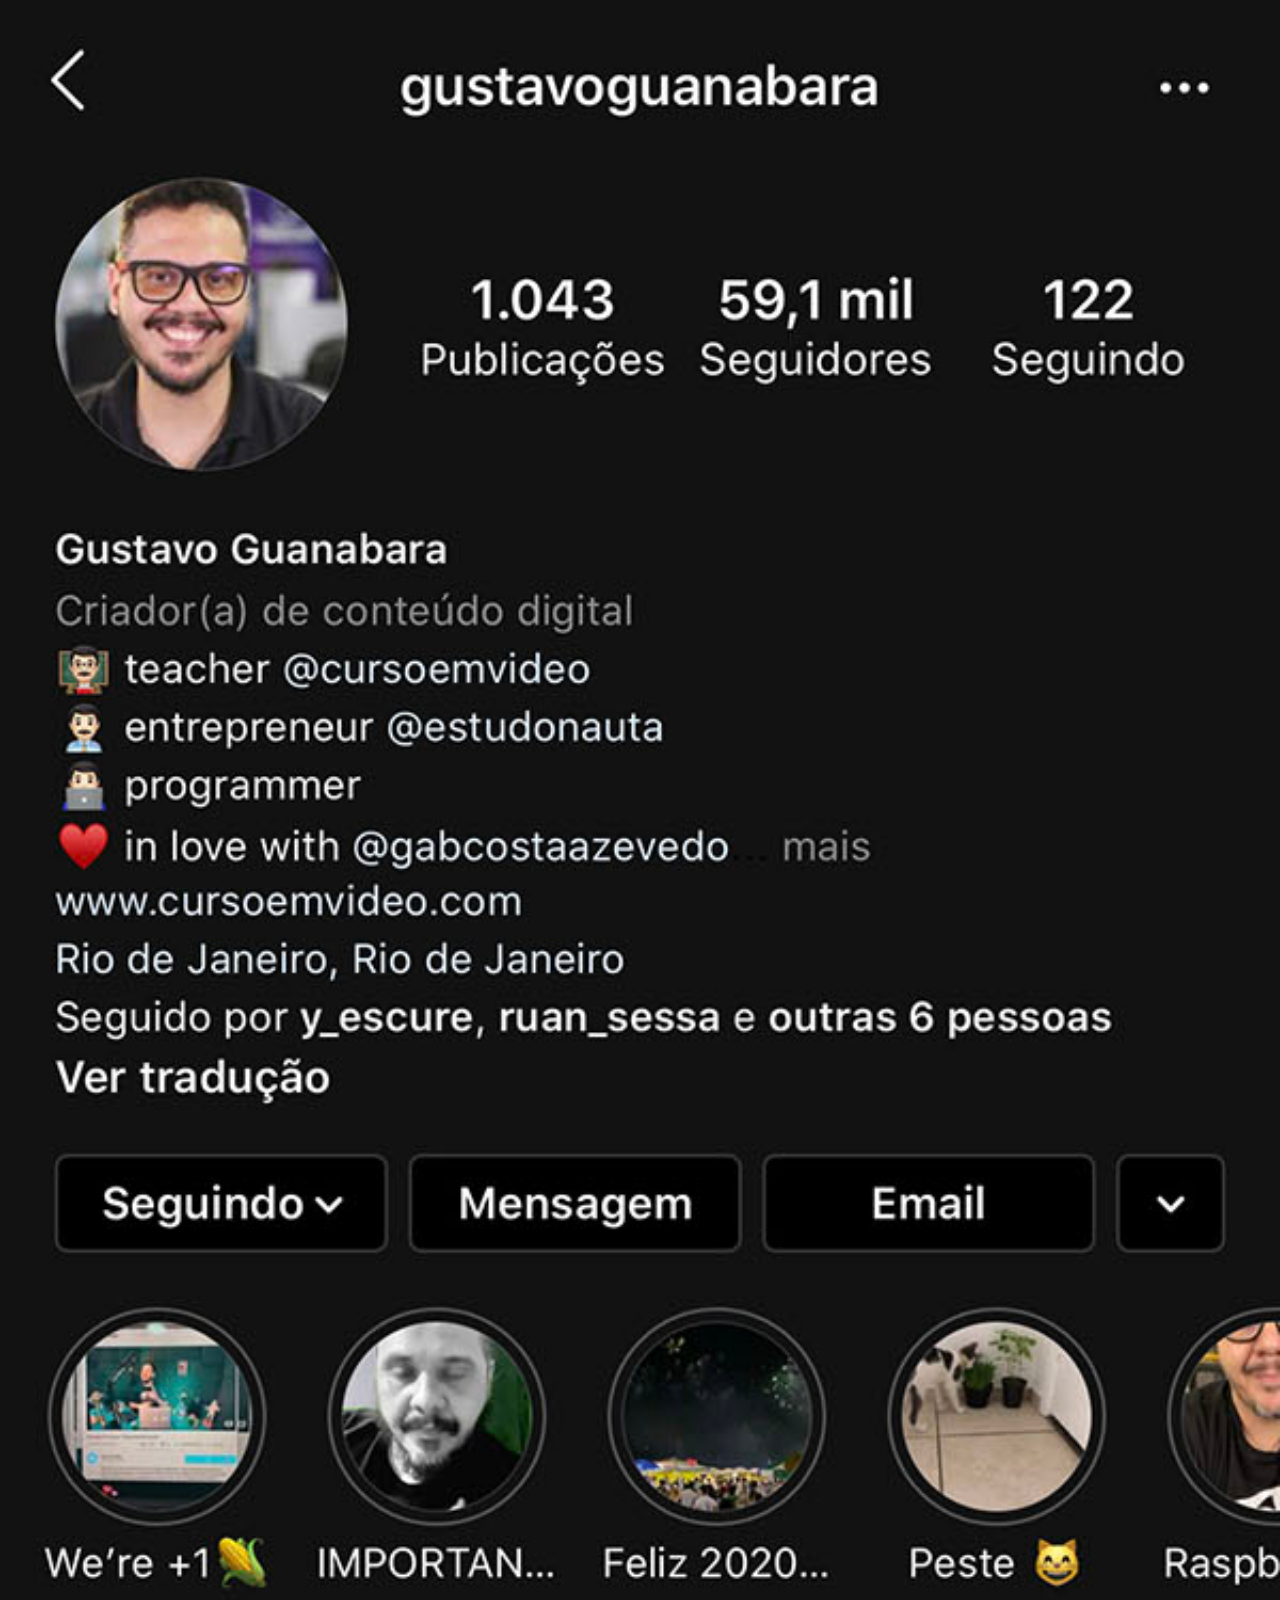
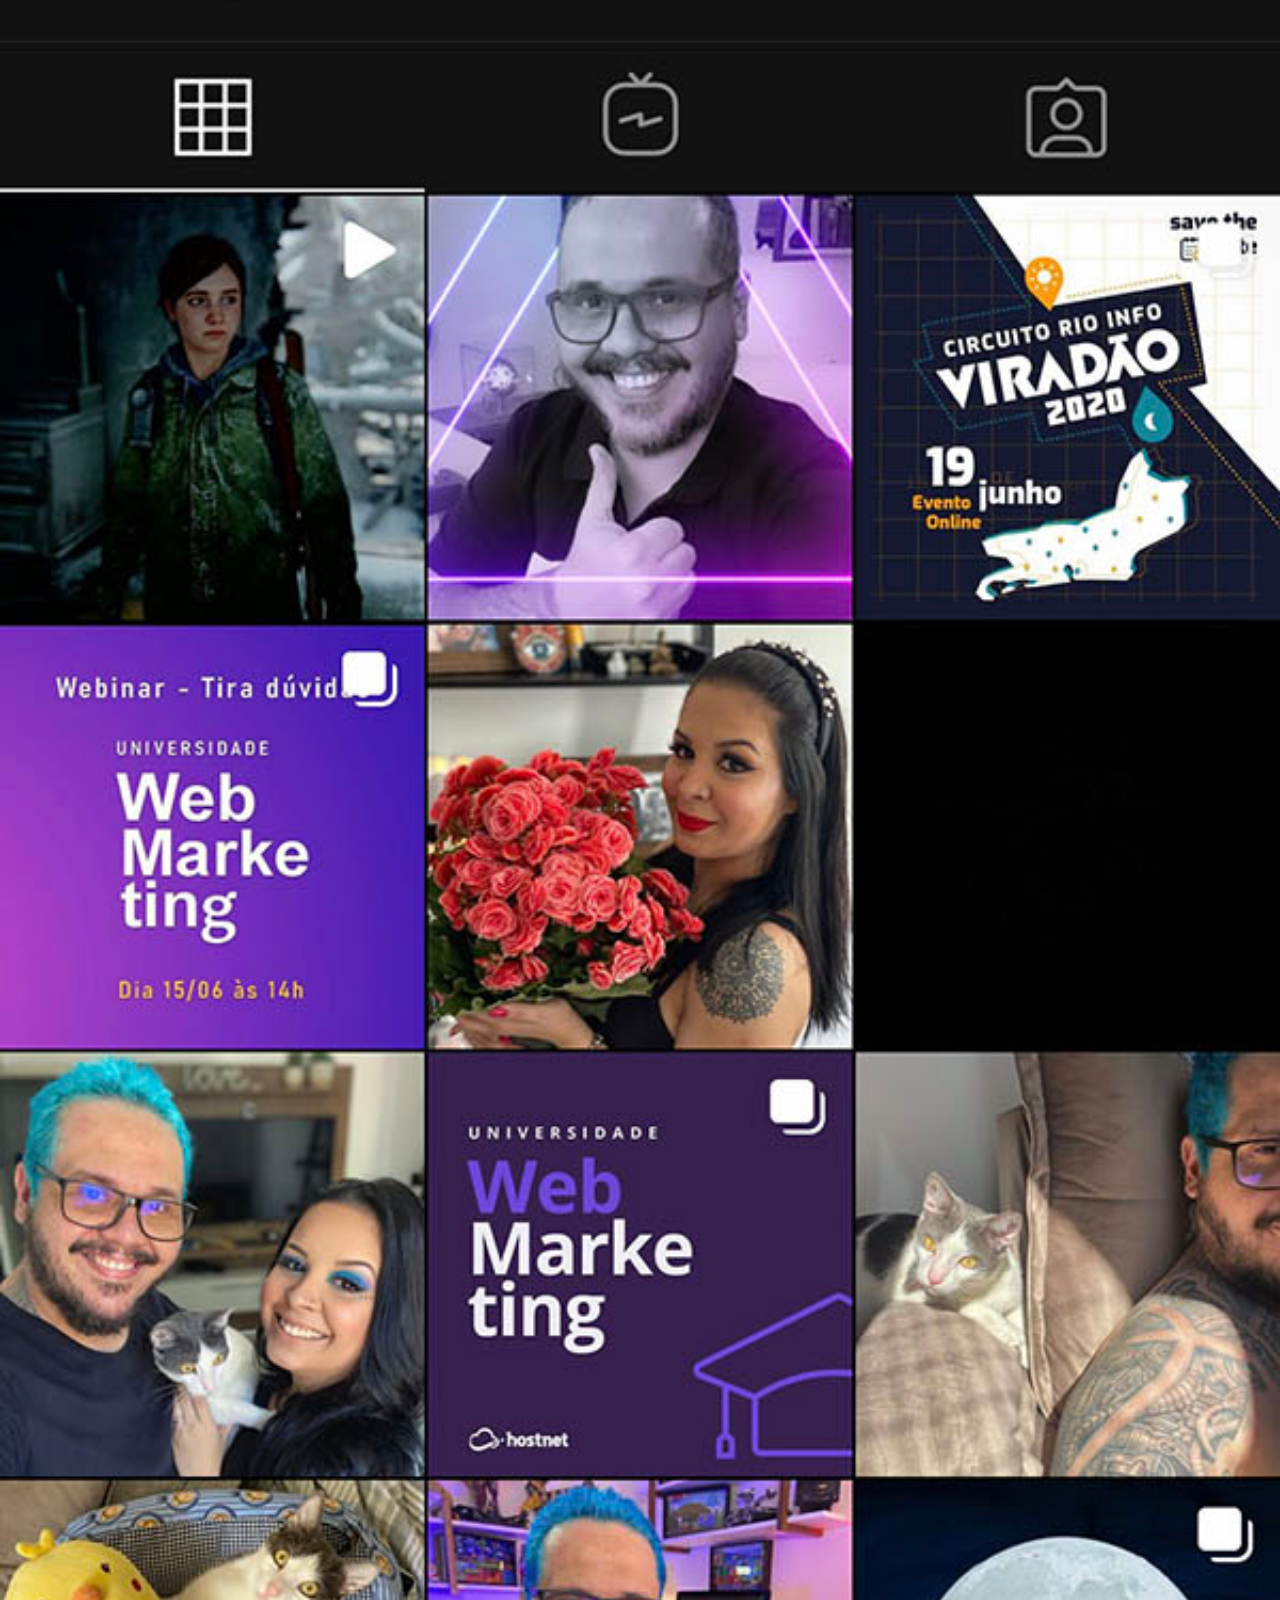
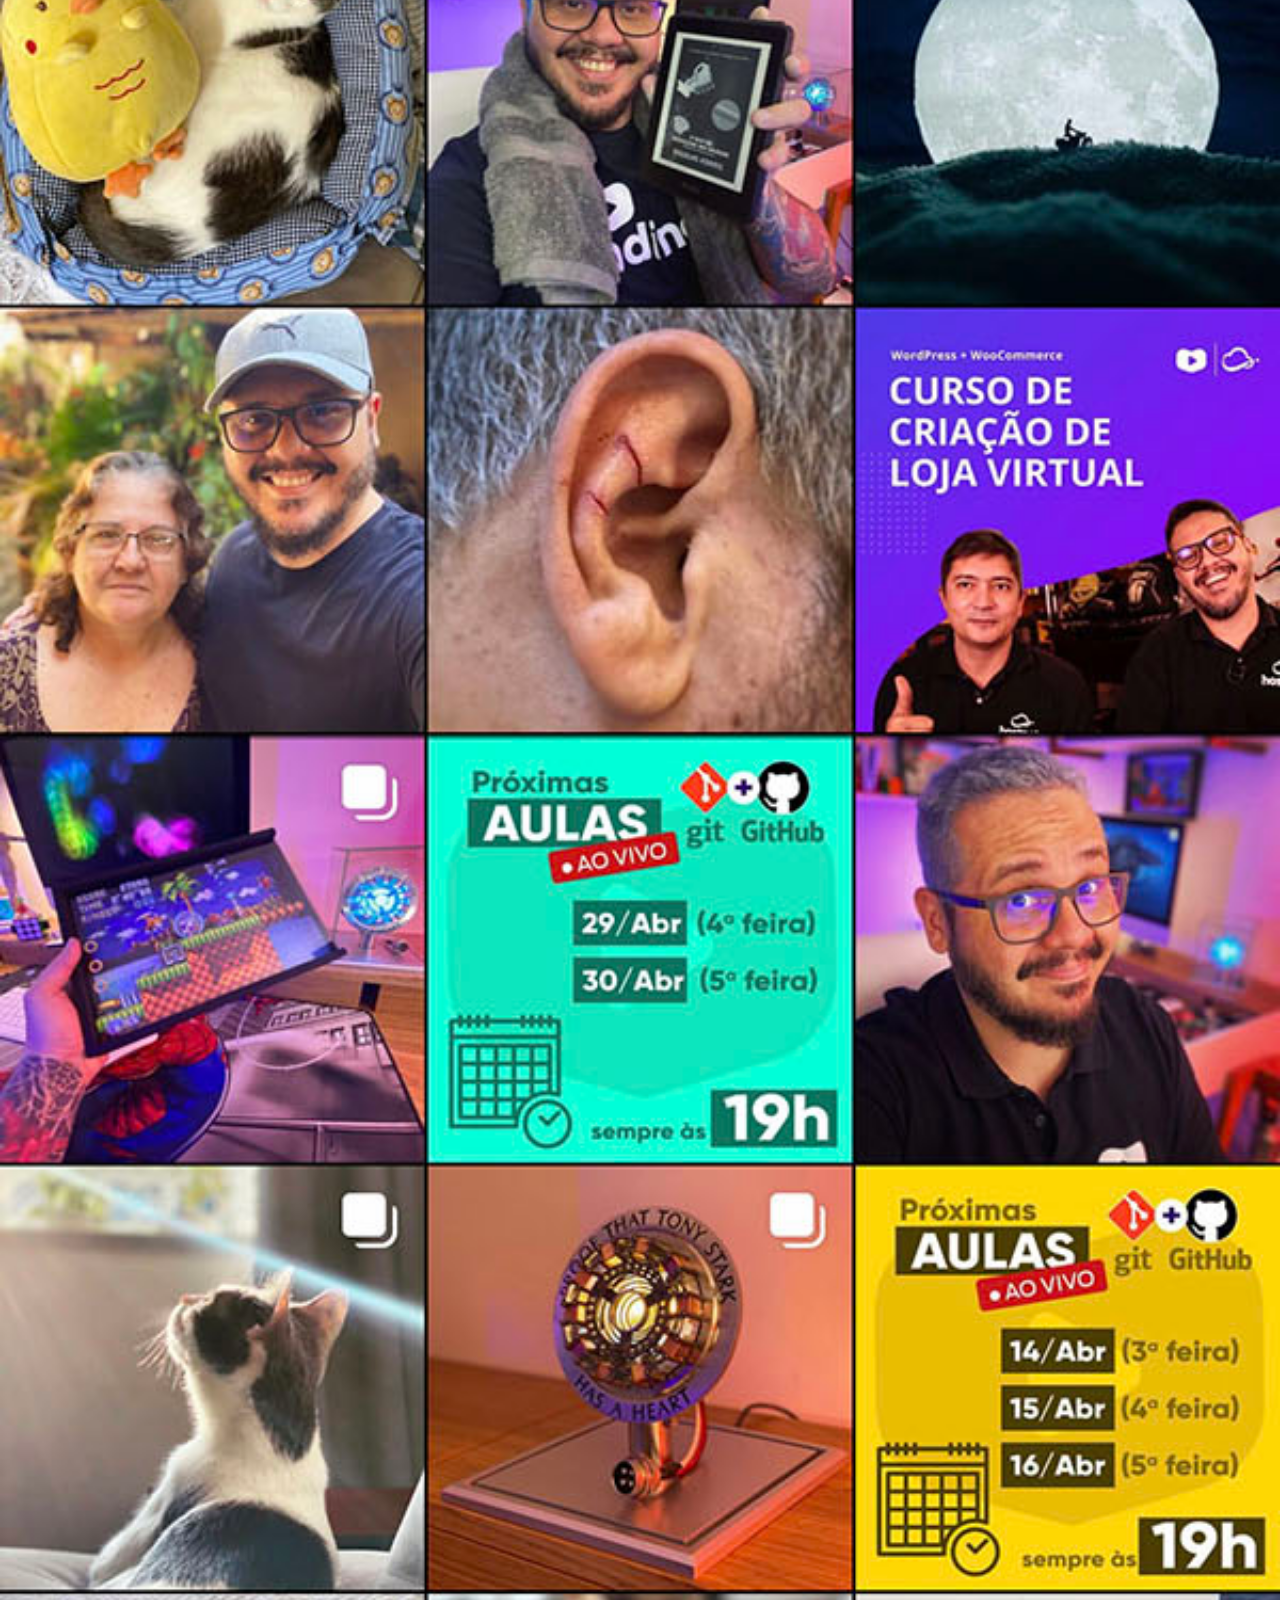
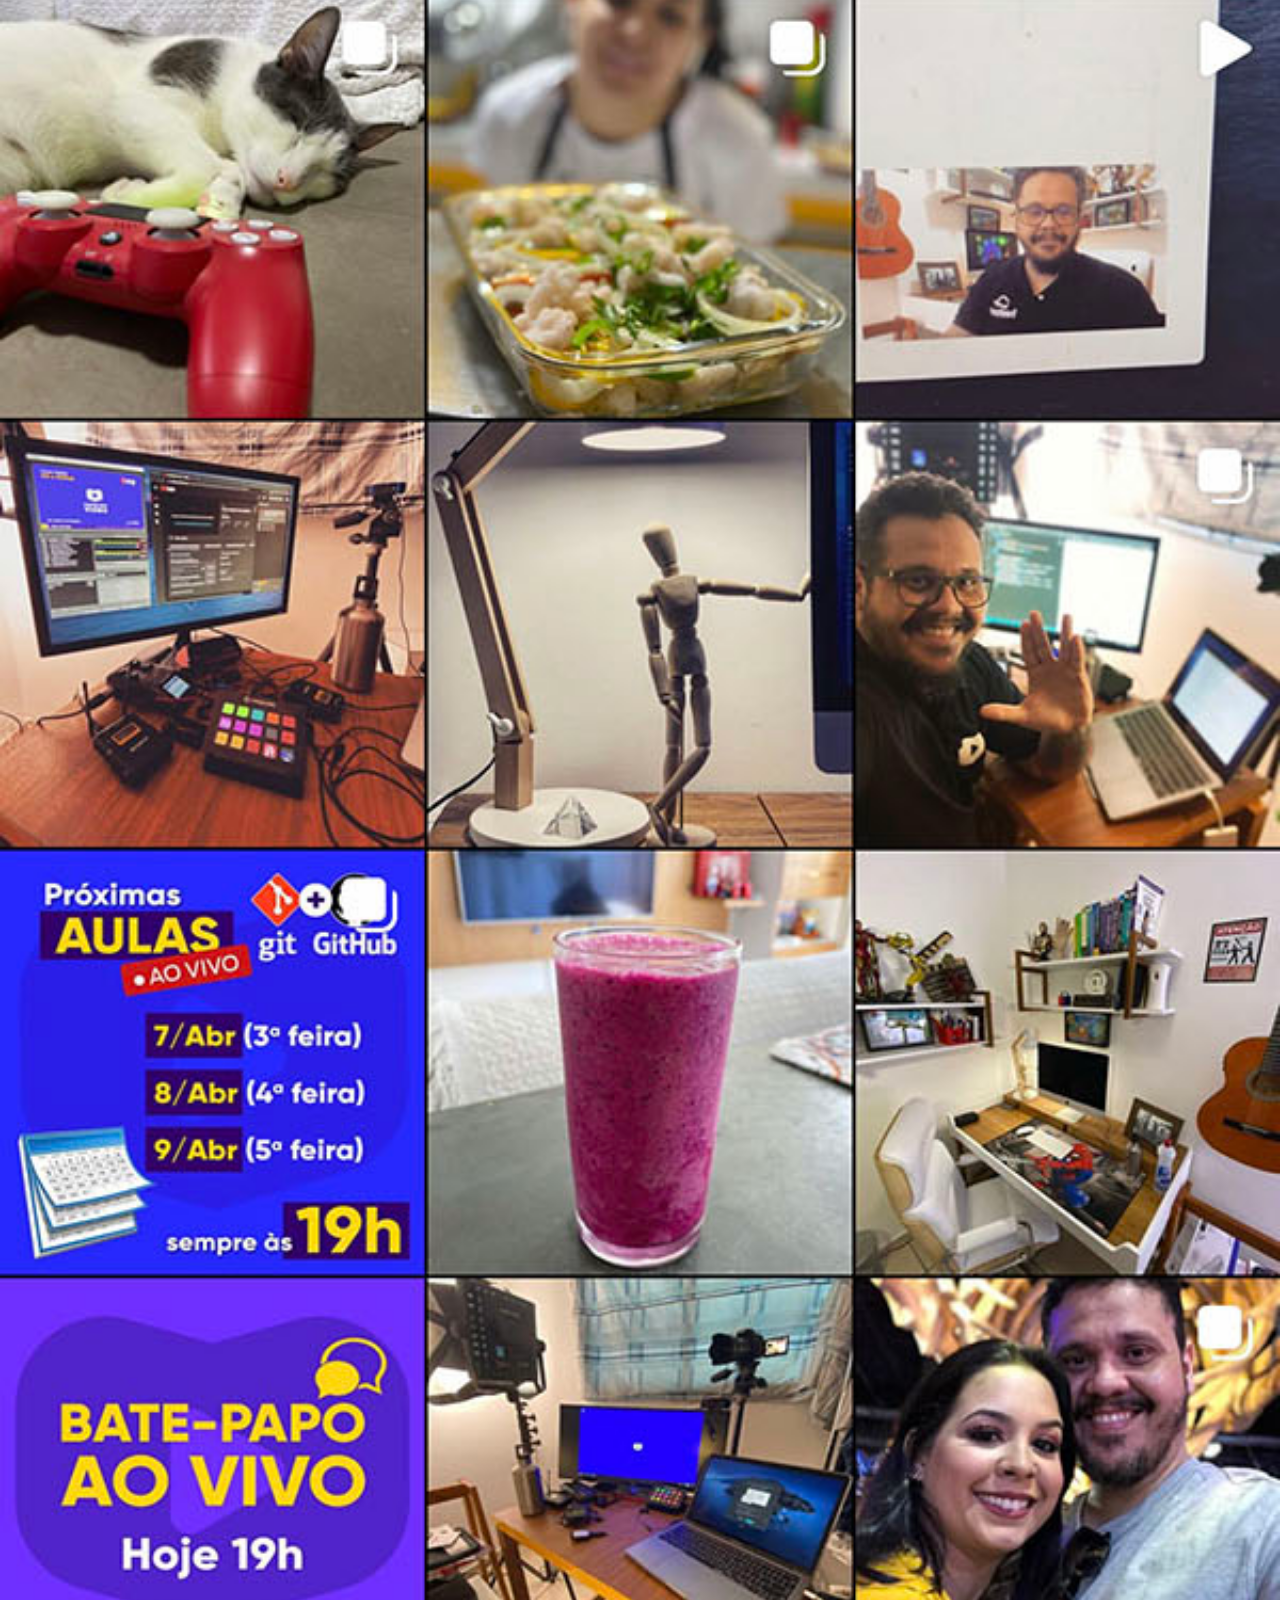
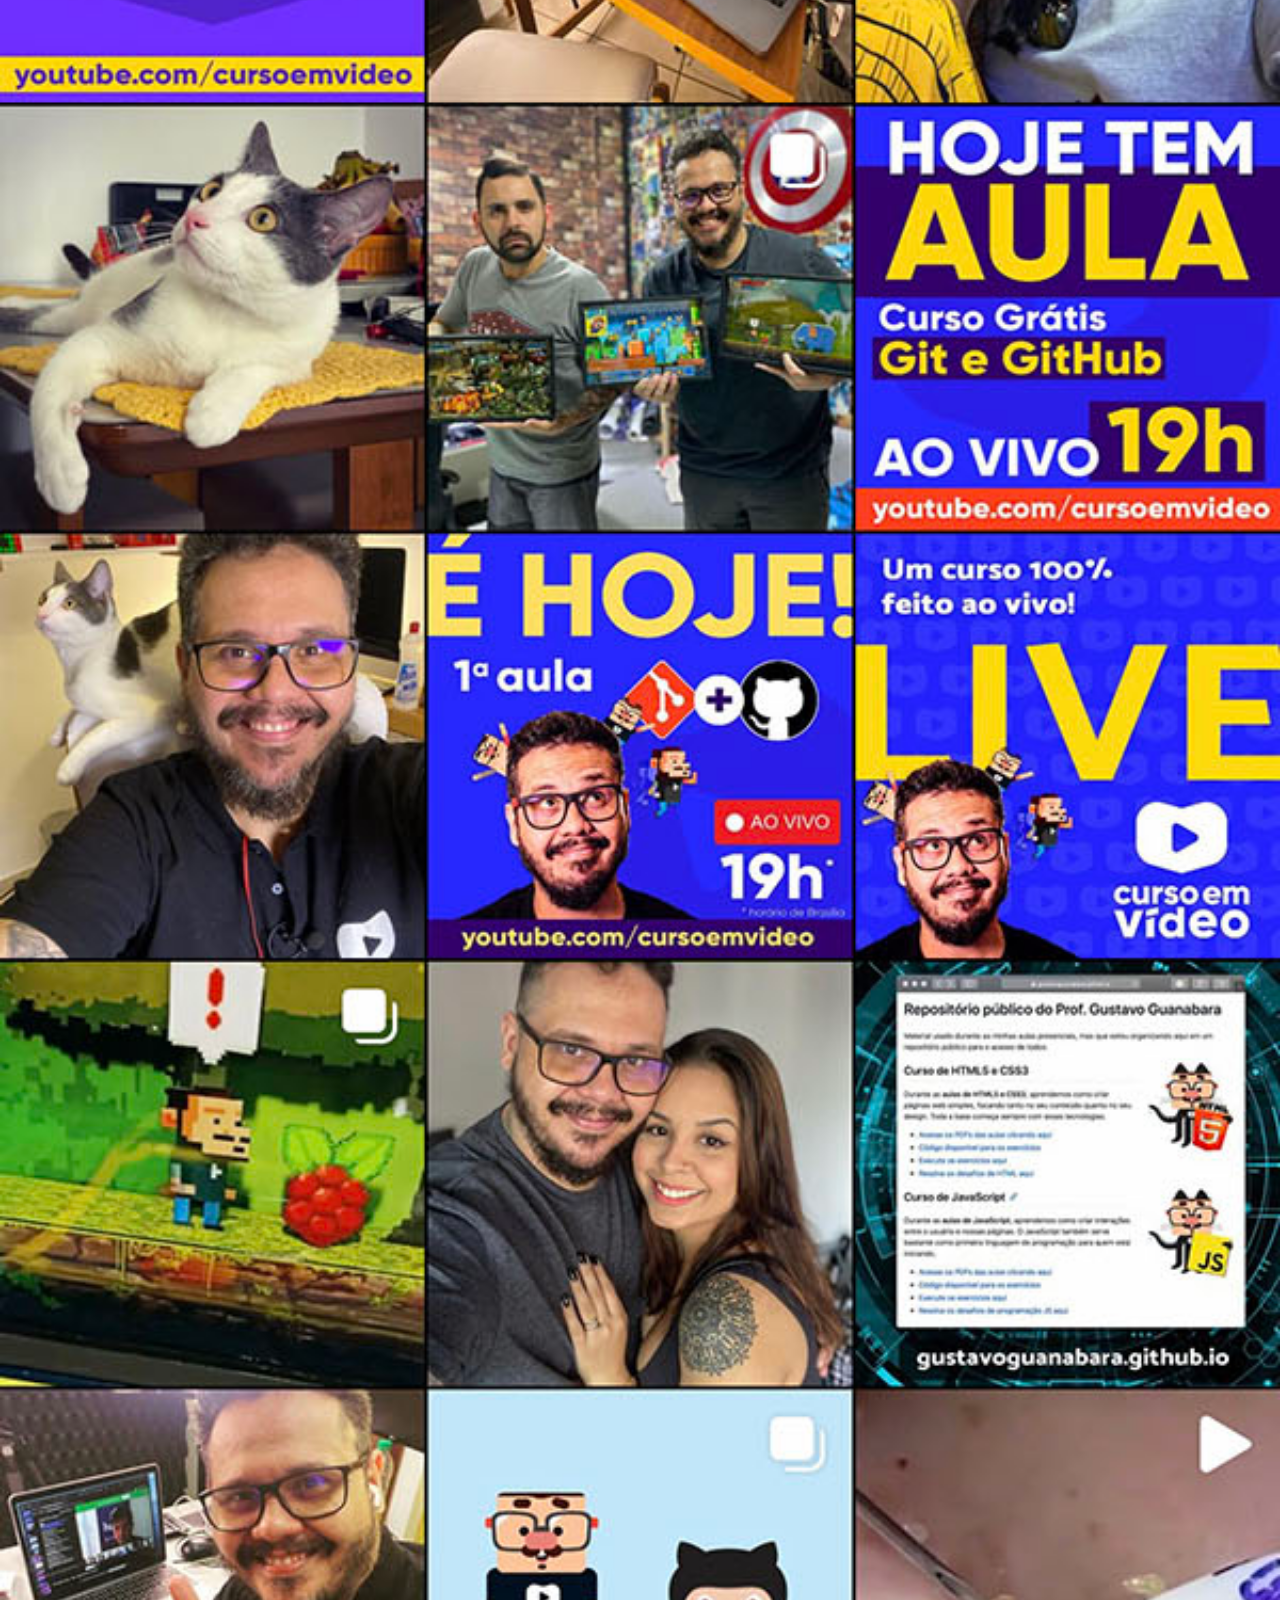
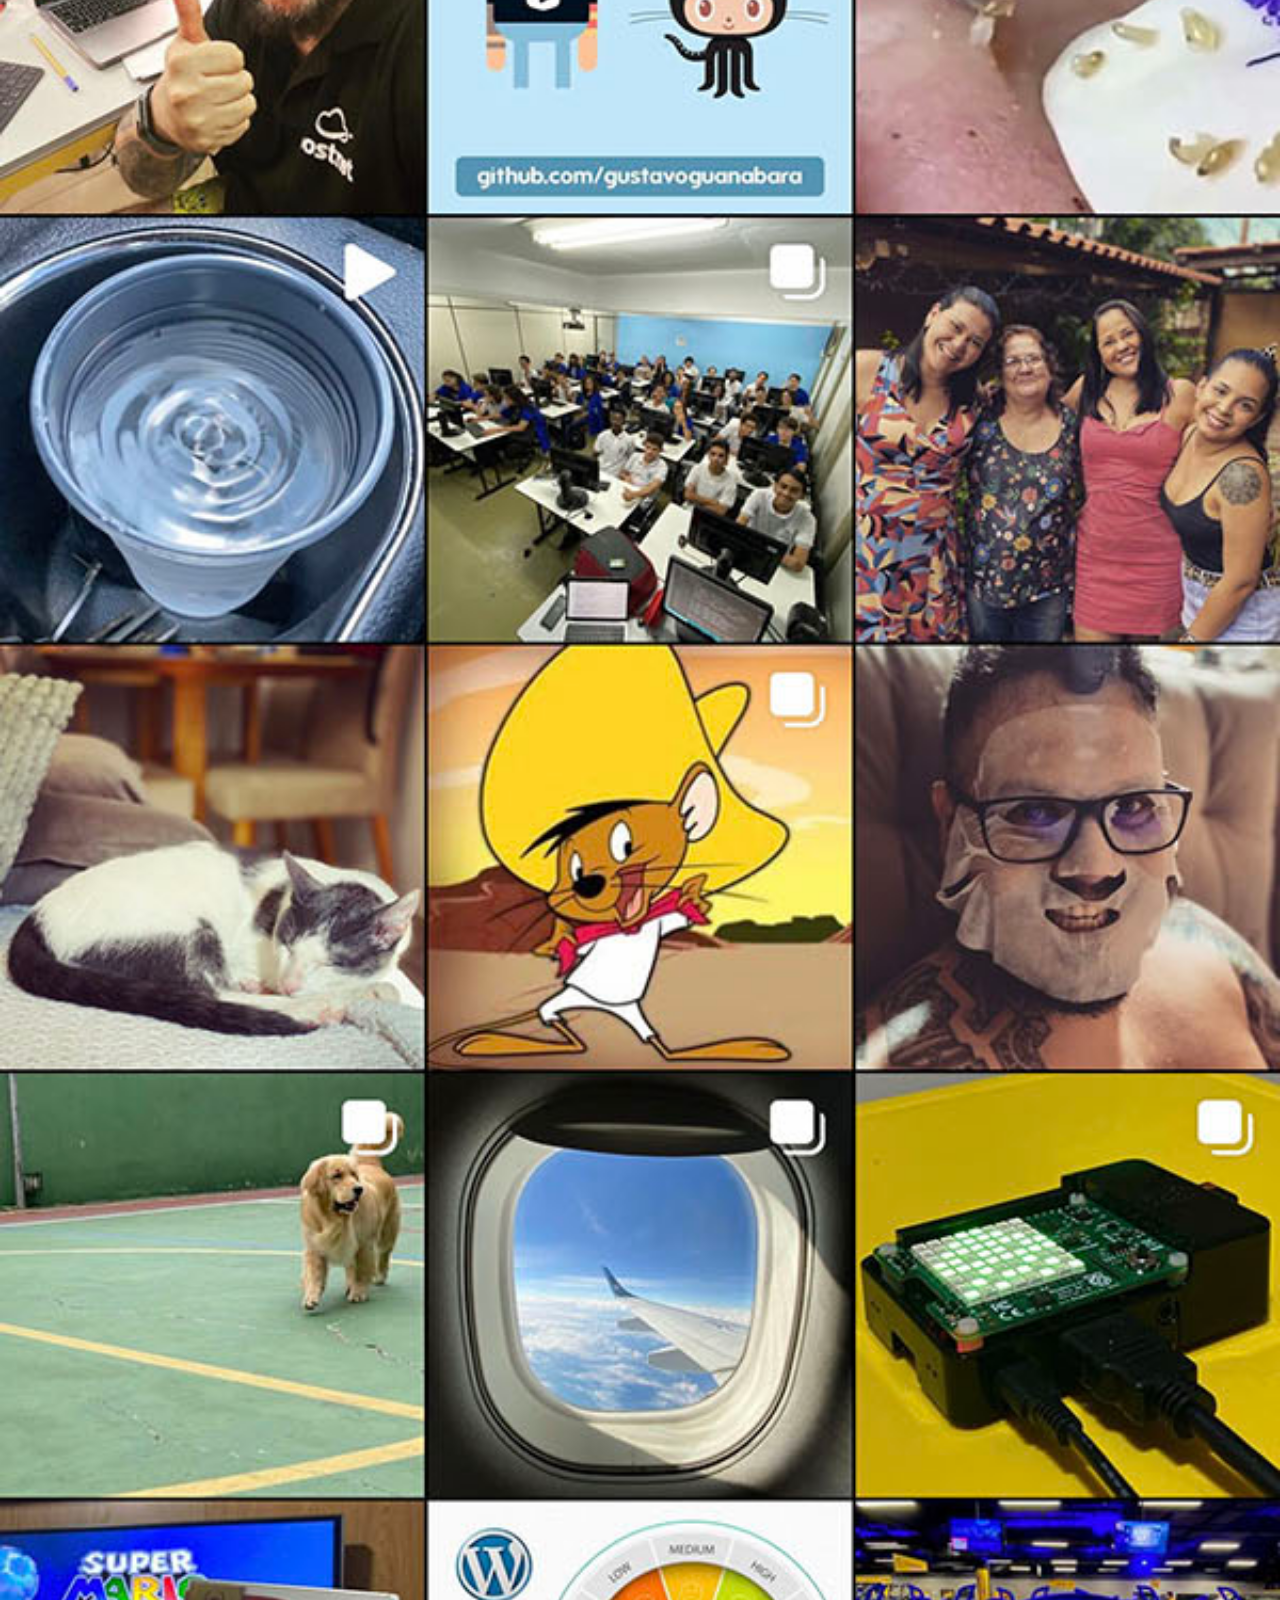
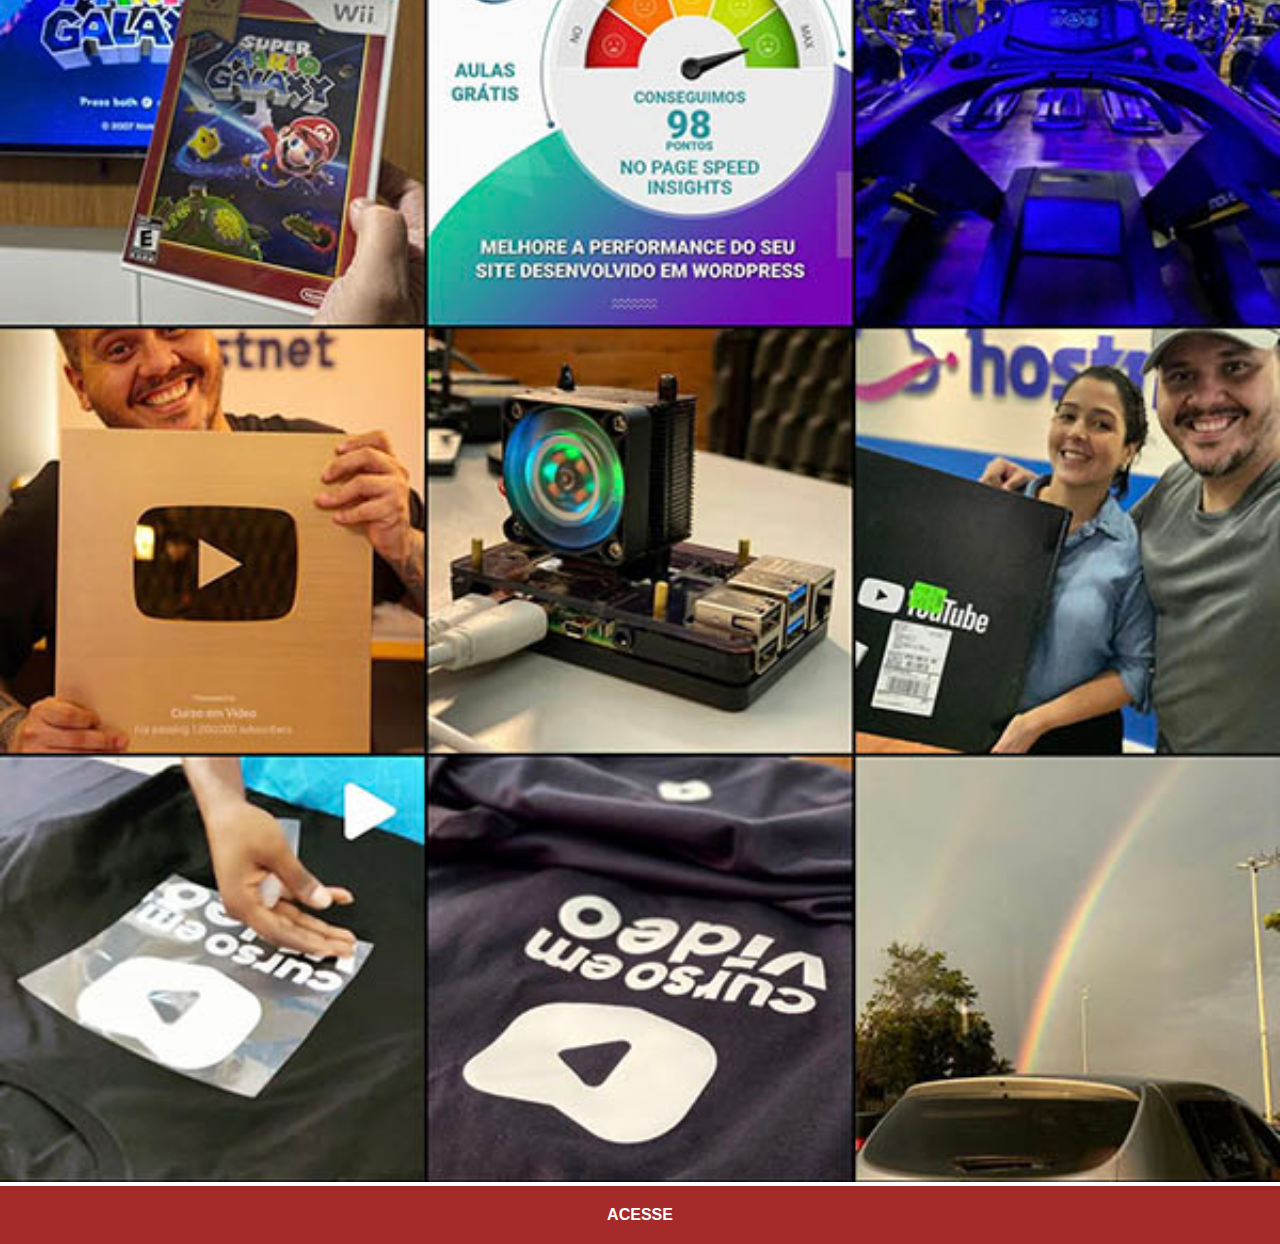
<file: instagram.html>
<!DOCTYPE html>
<html lang="pt-br">
<head>
    <meta charset="UTF-8">
    <meta http-equiv="X-UA-Compatible" content="IE=edge">
    <meta name="viewport" content="width=device-width, initial-scale=1.0">
    <title>Instagram</title>
    <link rel="stylesheet" href="estudos/social.css">
</head>
<body>
    <img src="imagens/tela-instagram.jpg" alt="instagram">
    <a href="#">ACESSE</a>
</body>
</html>
</file>
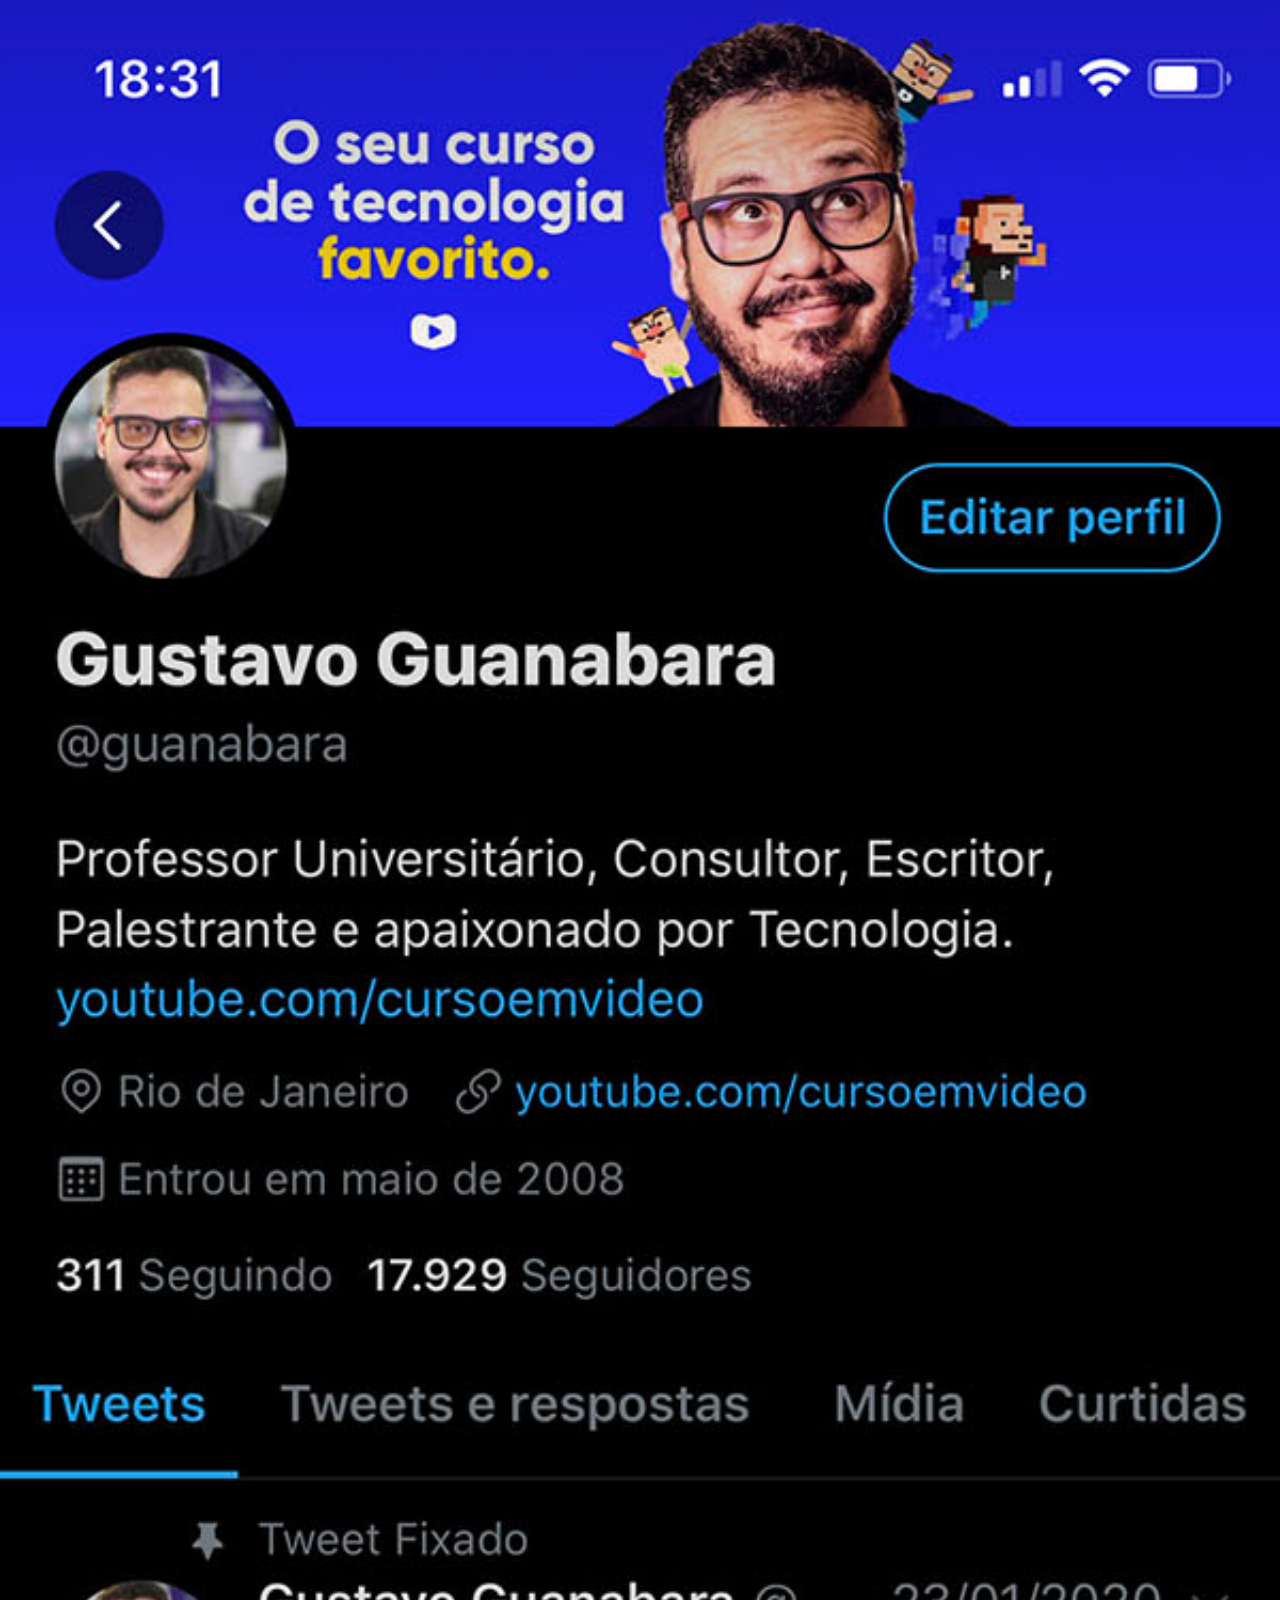
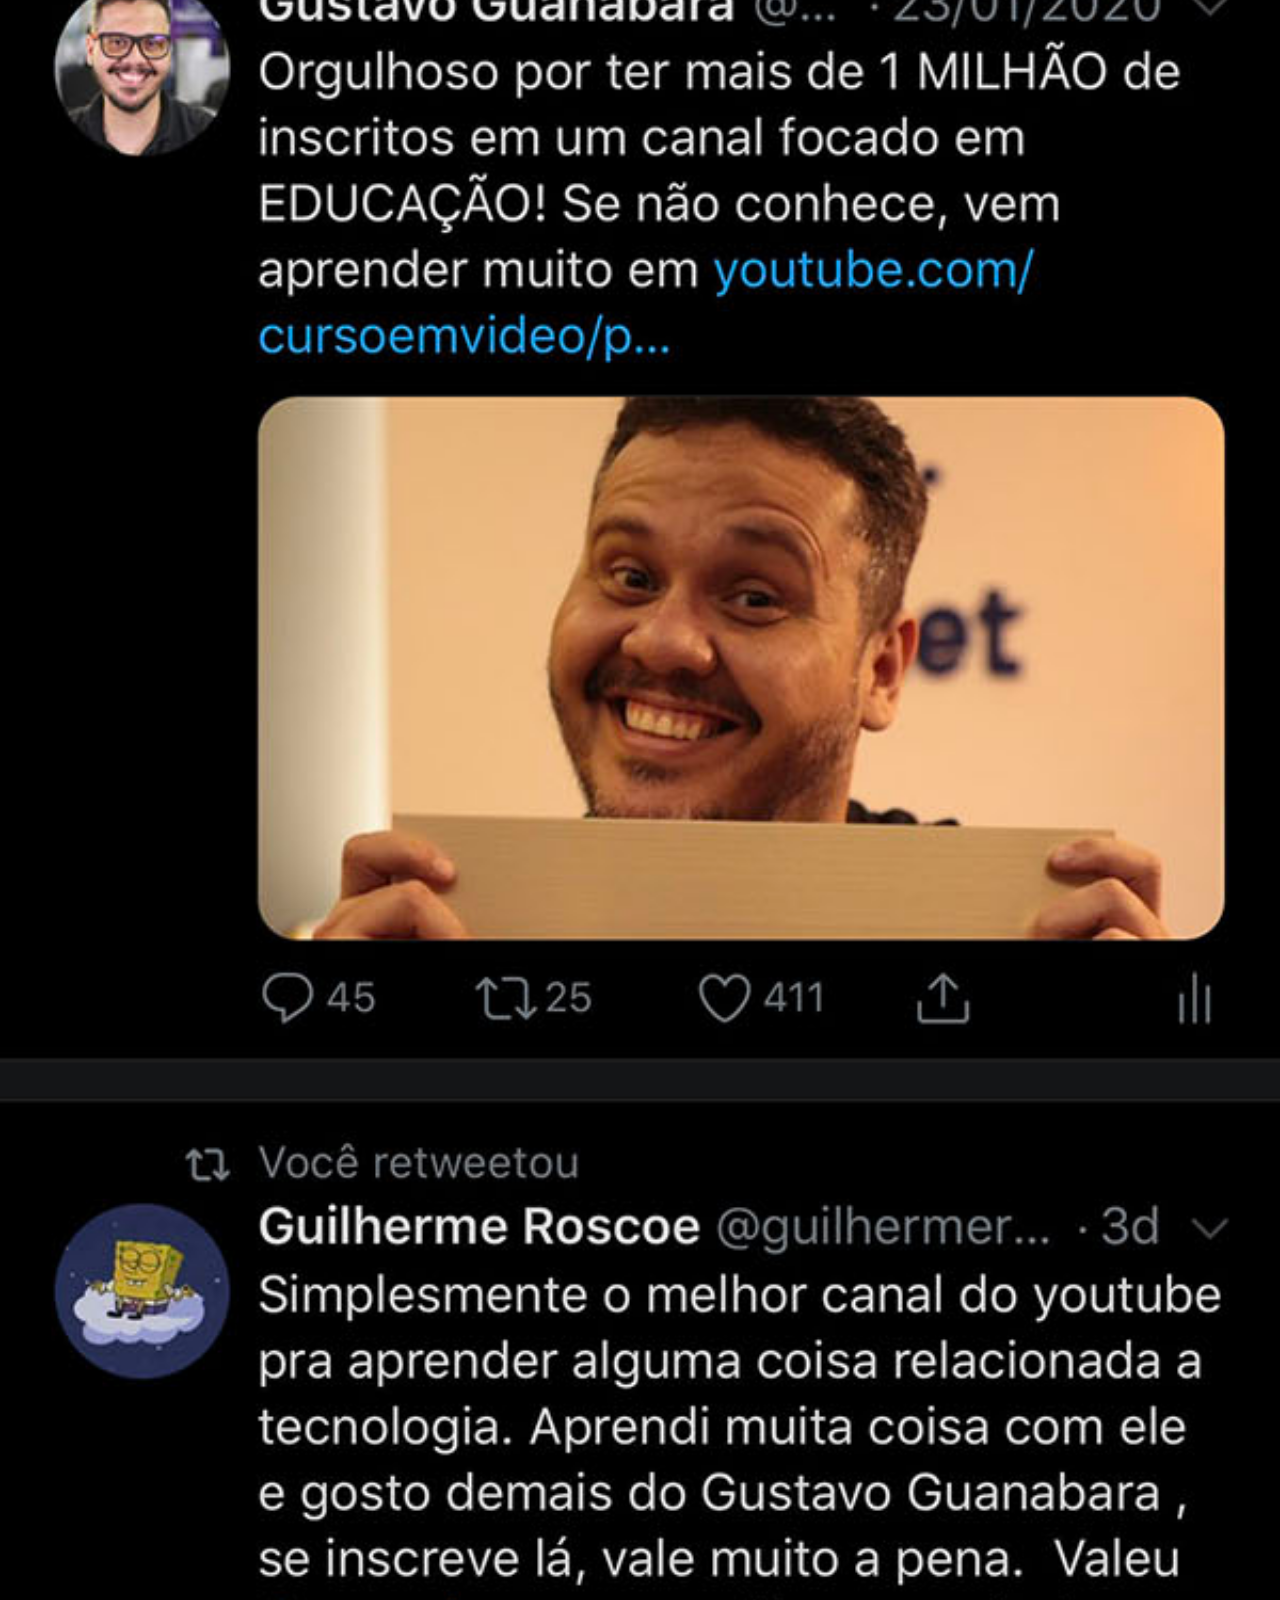
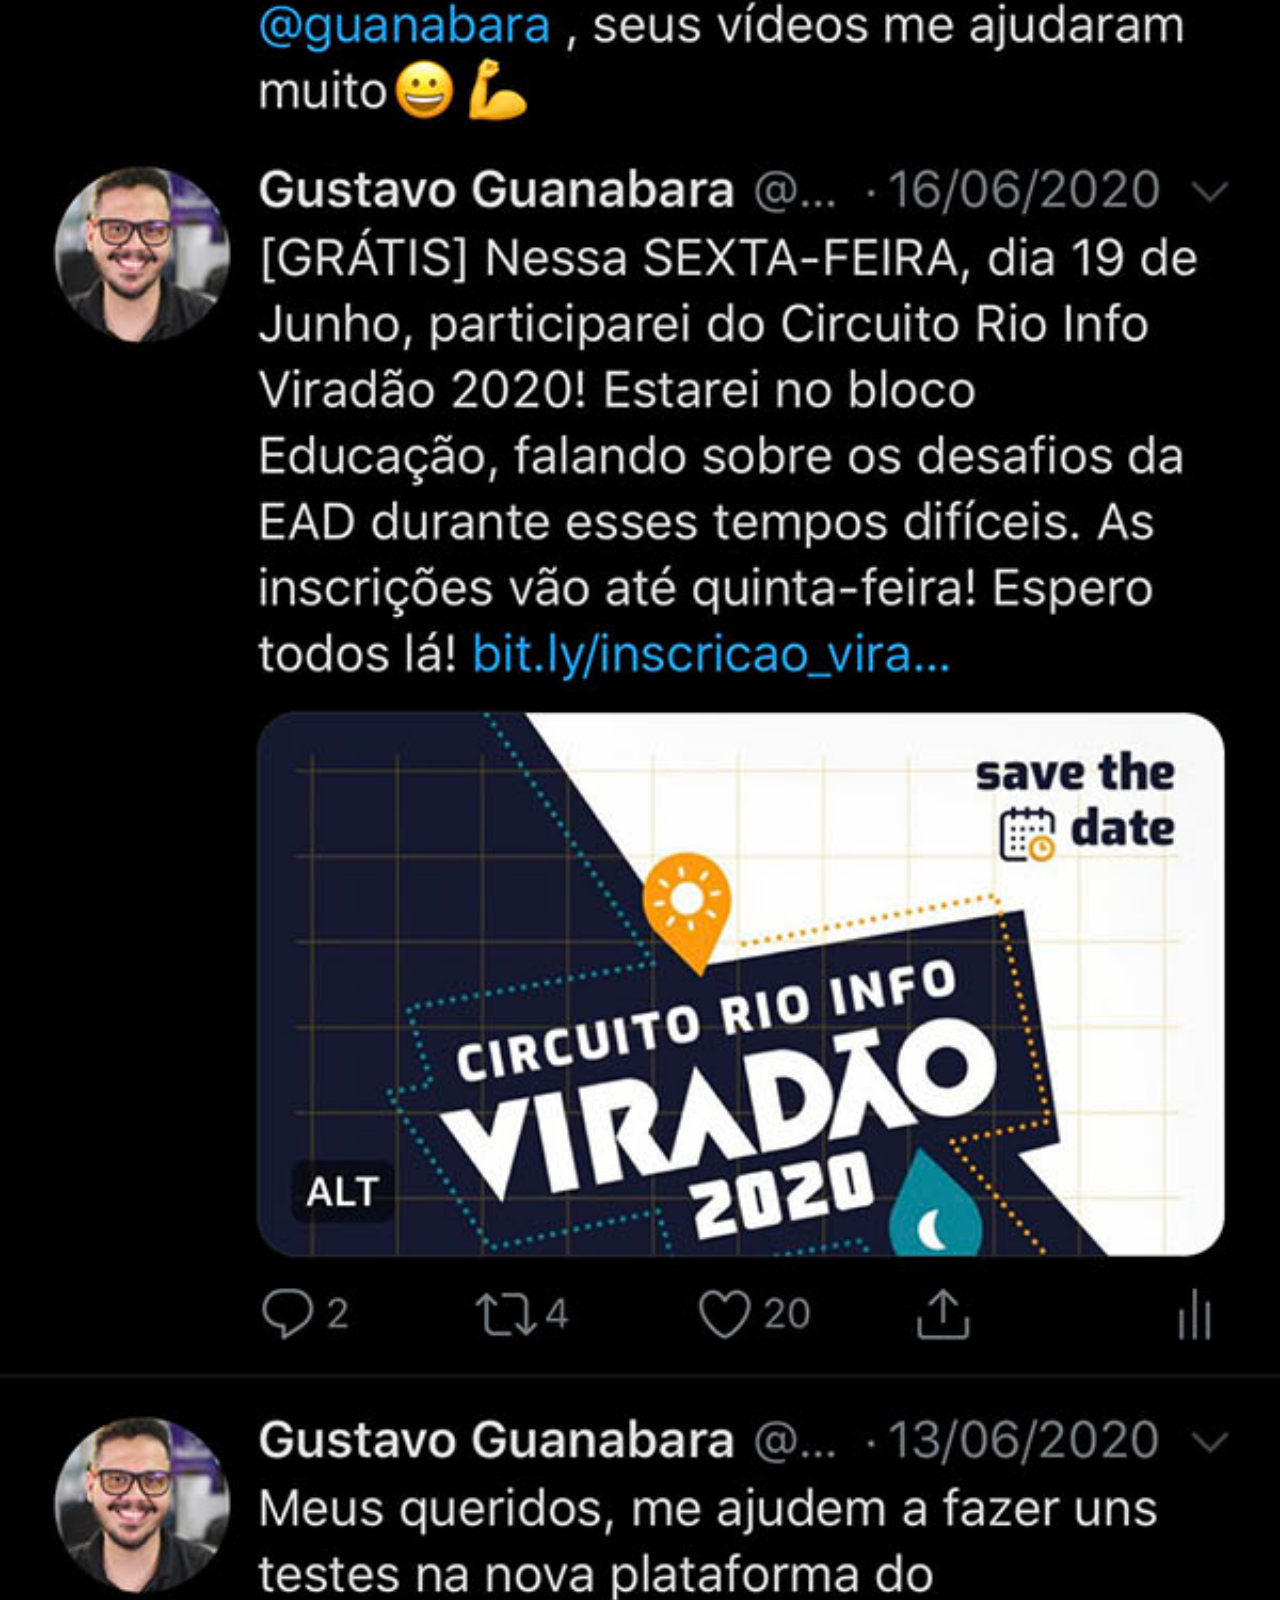
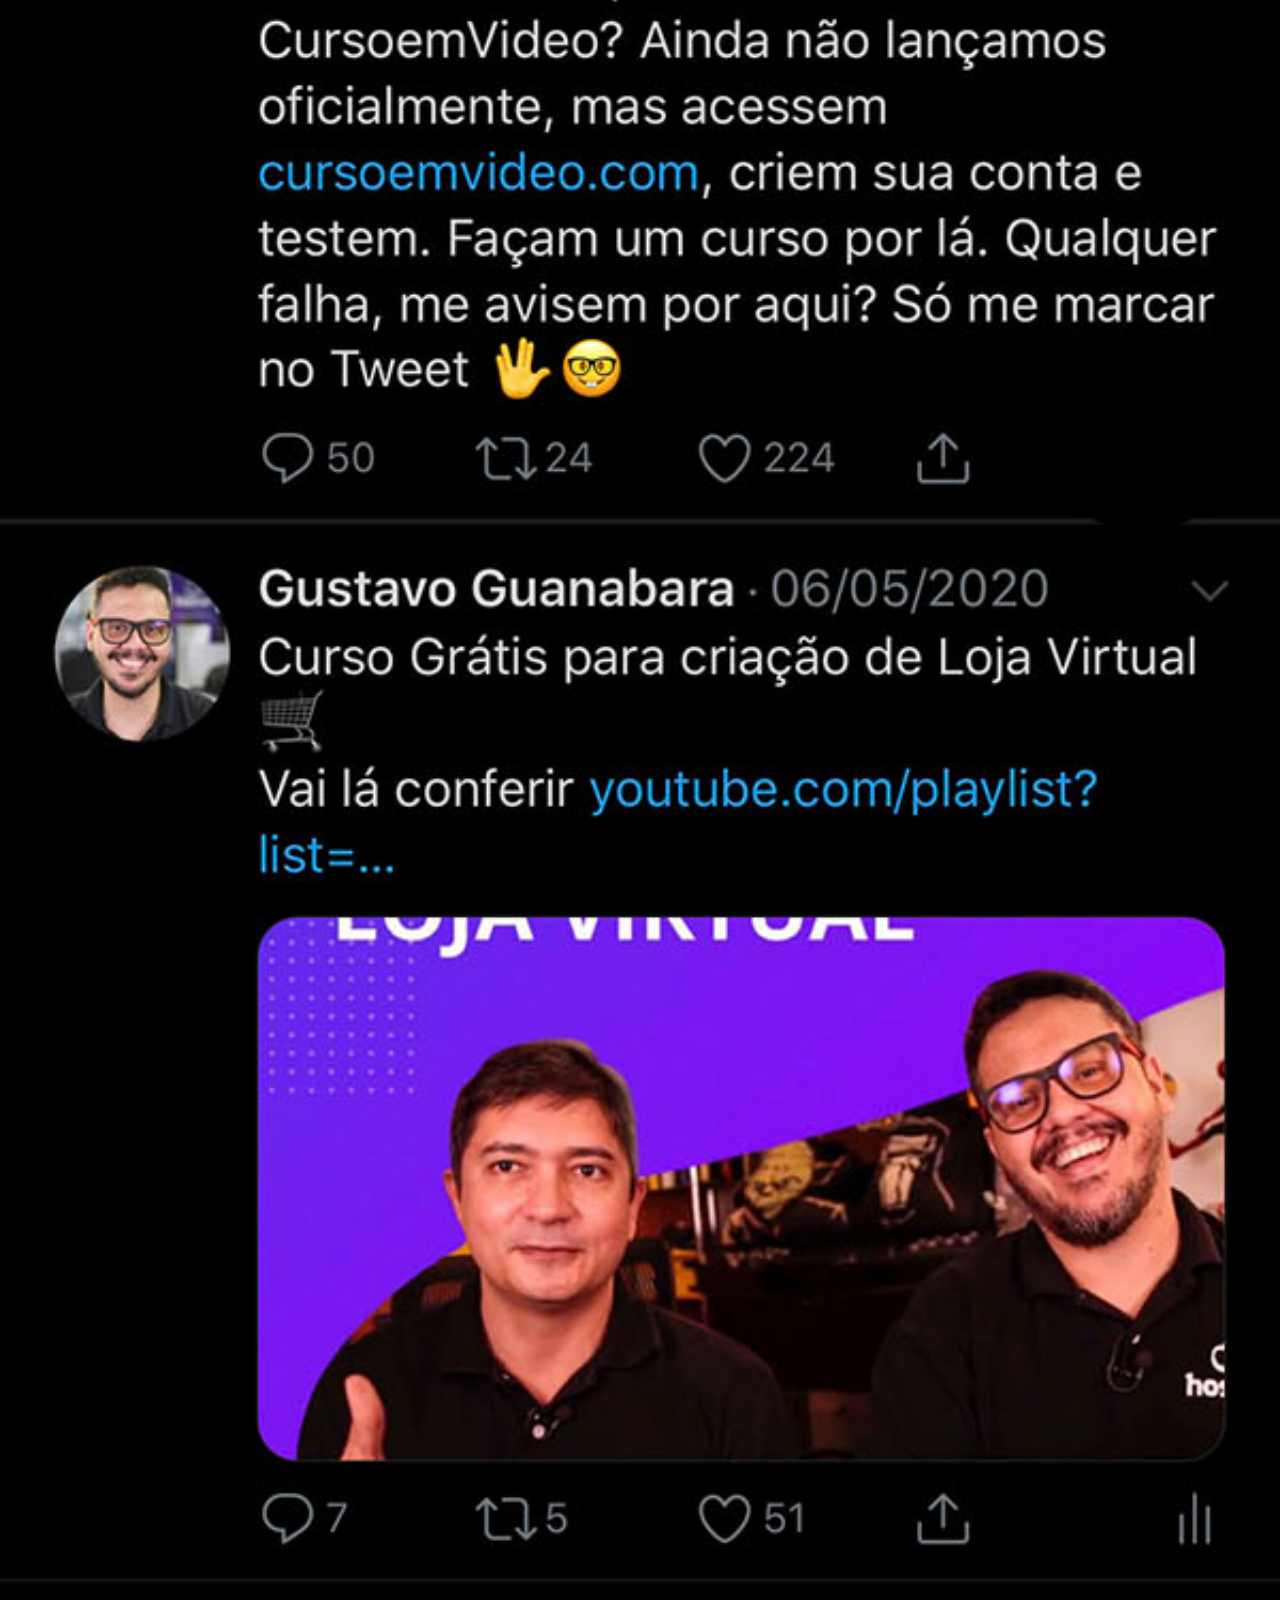
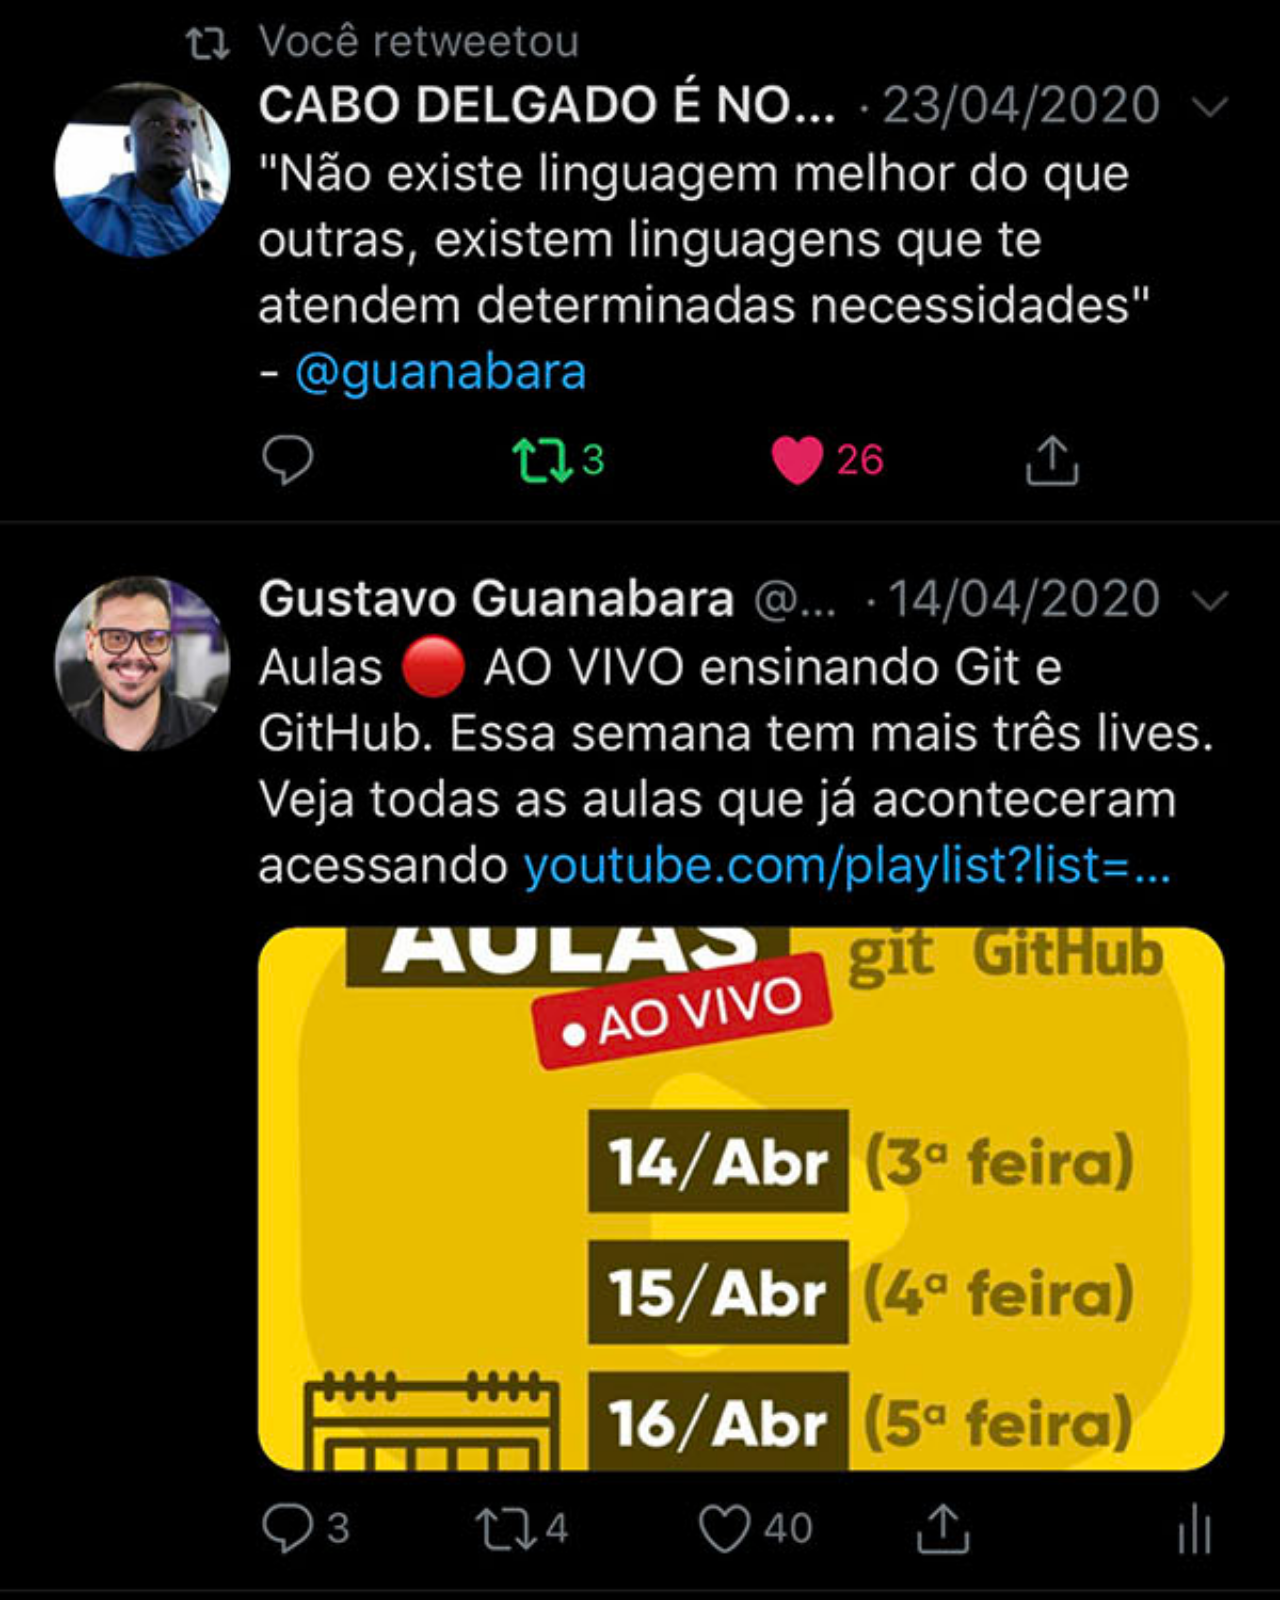
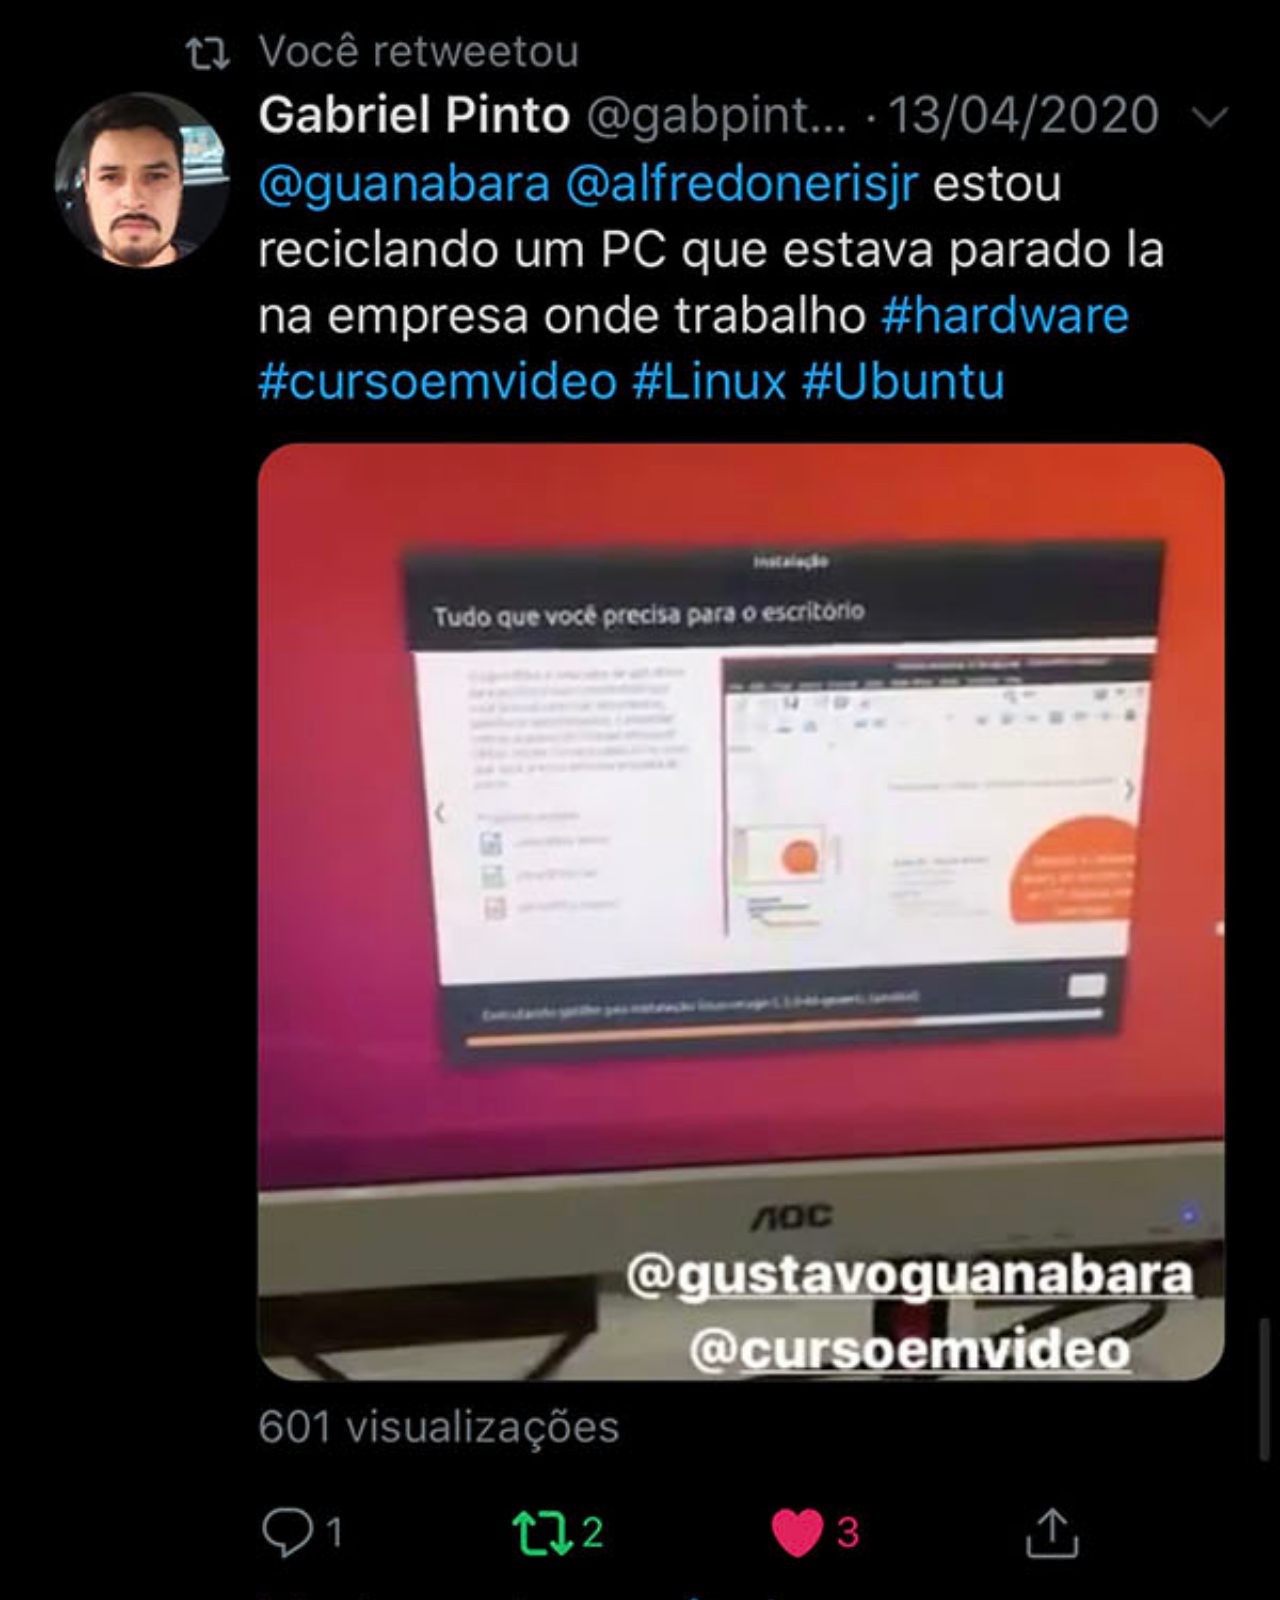
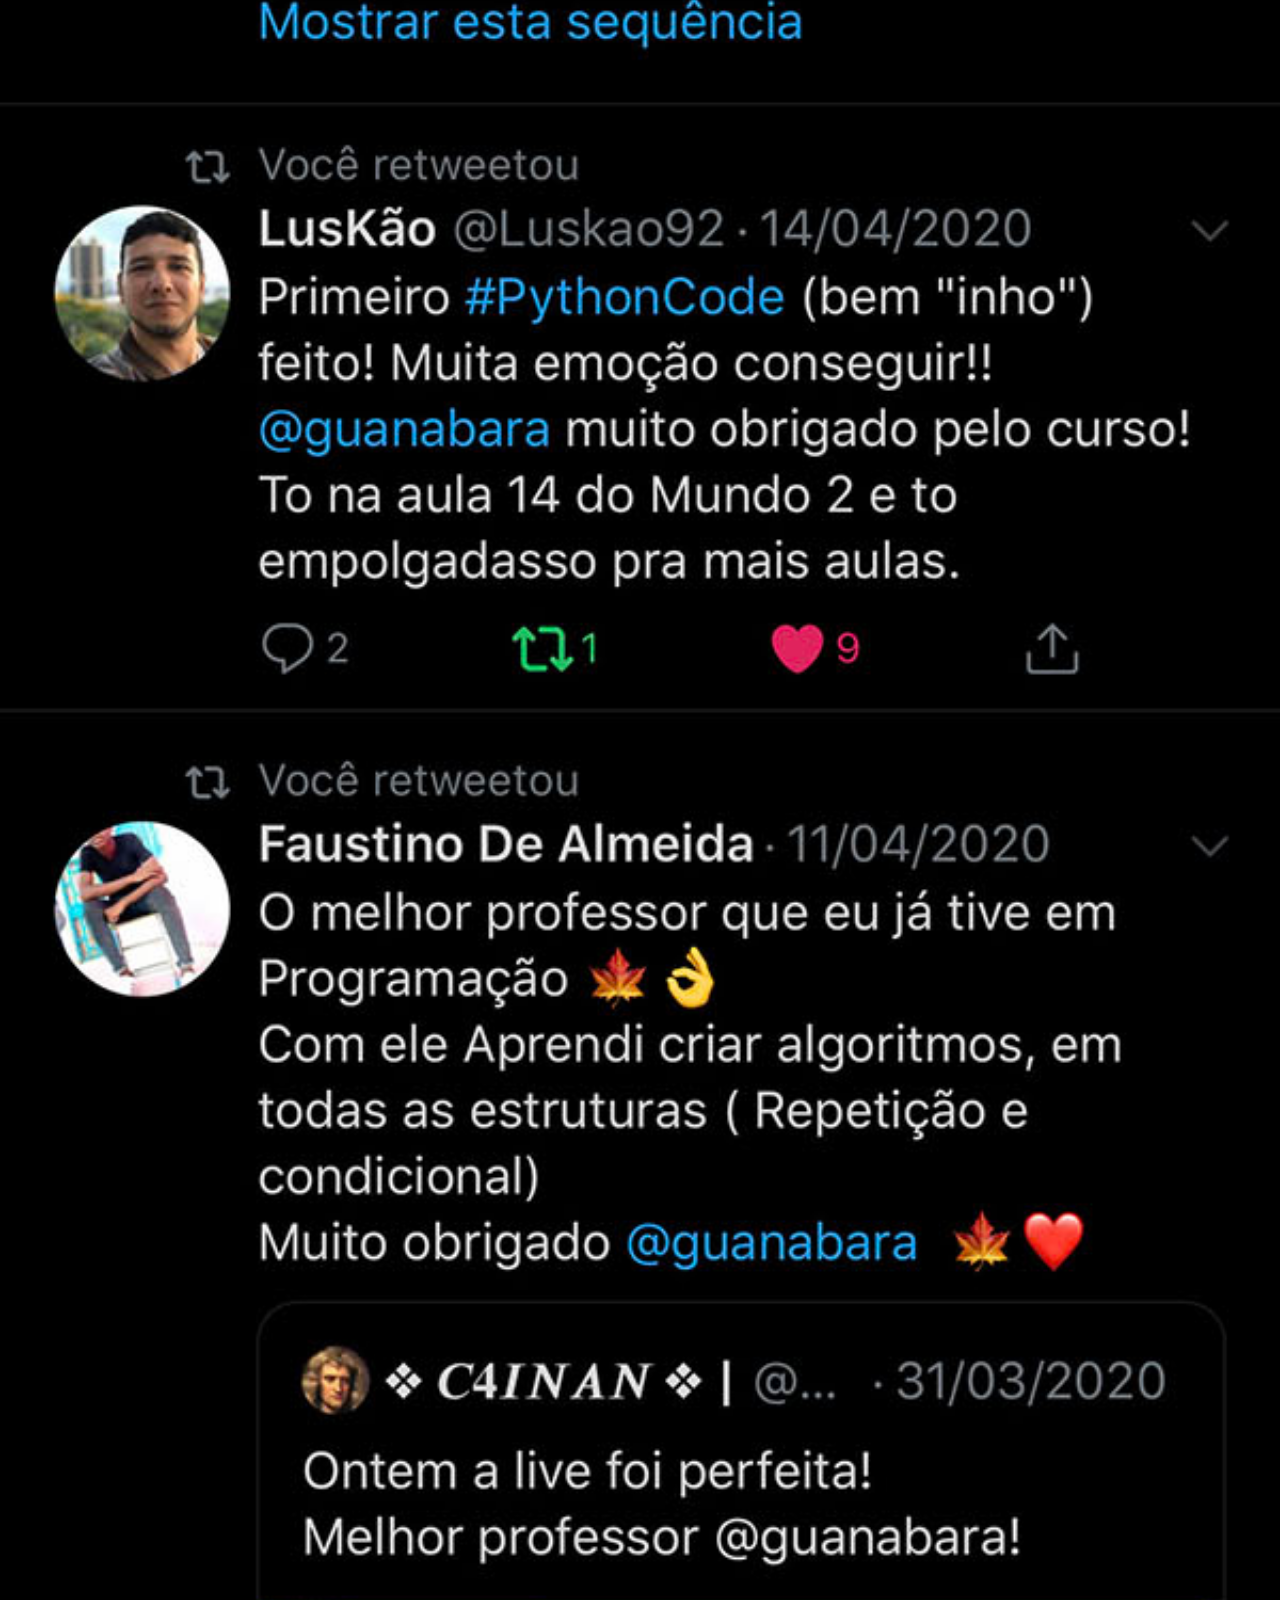
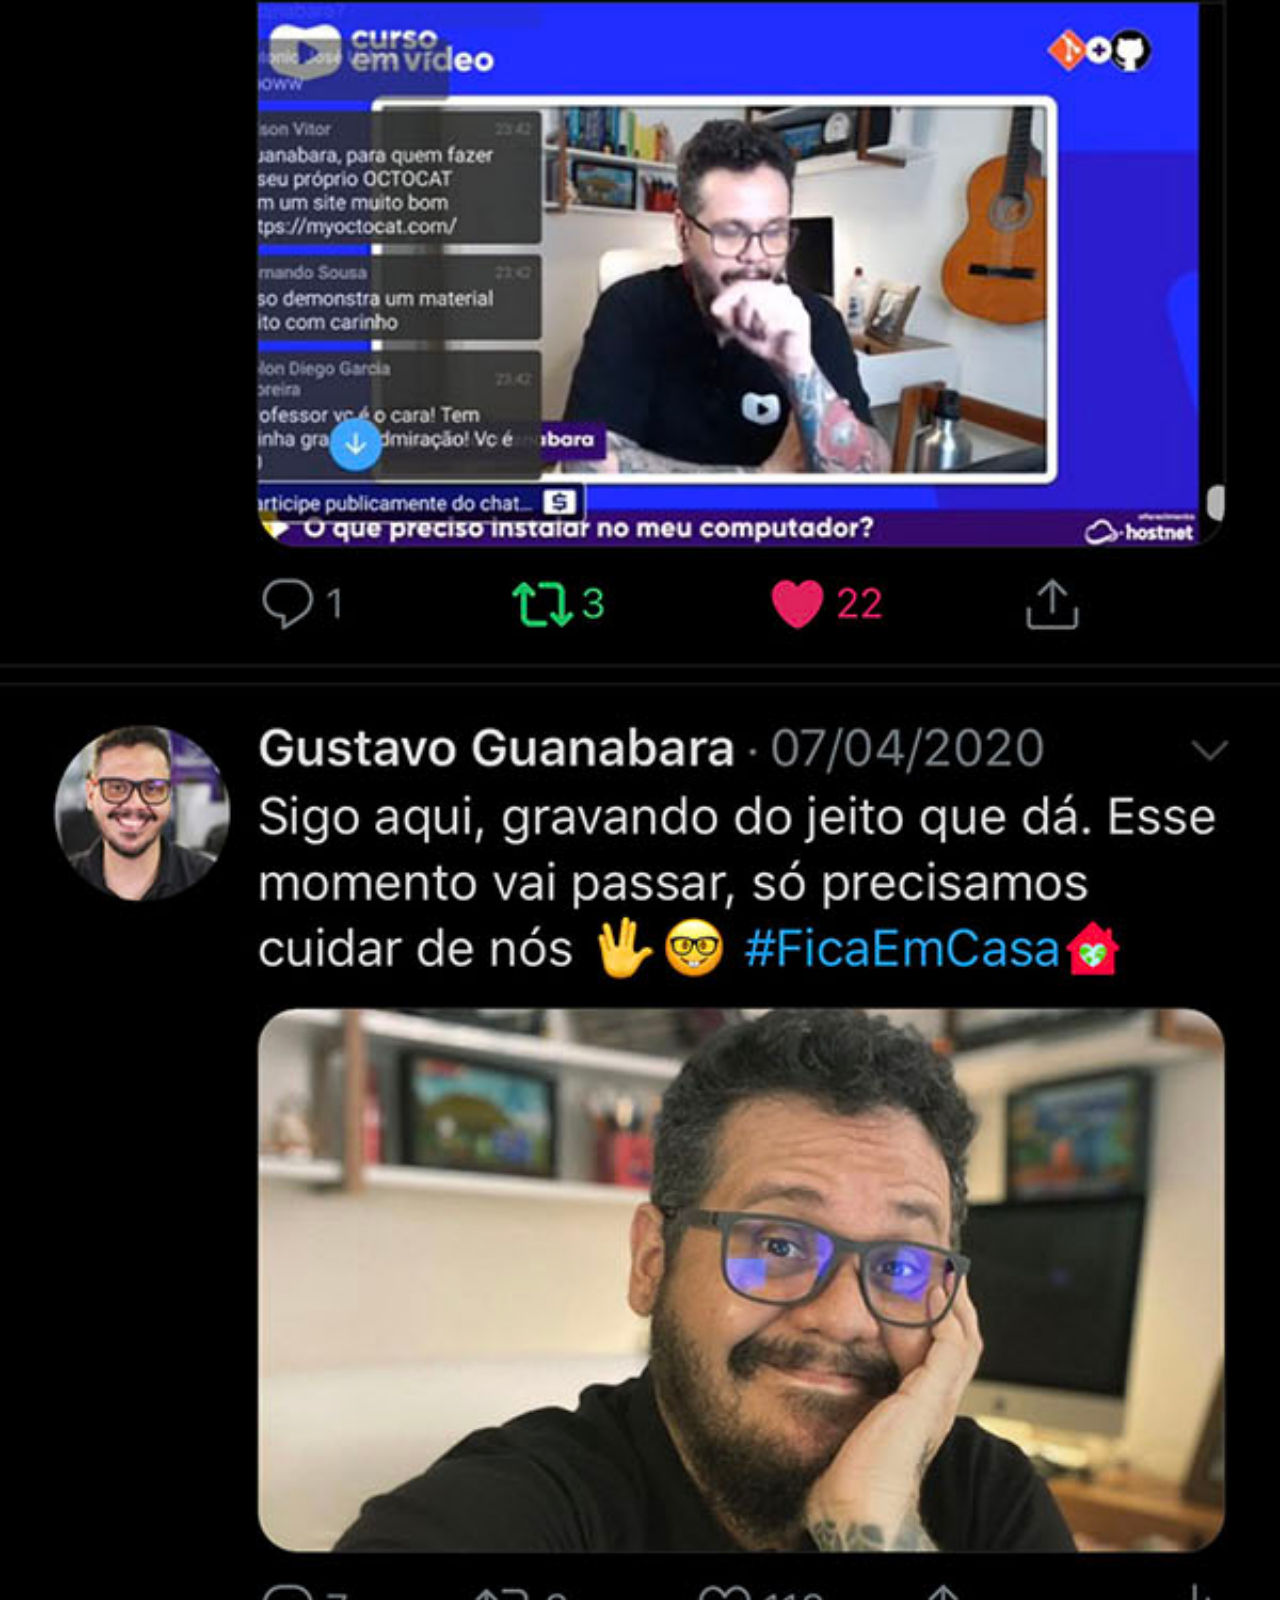
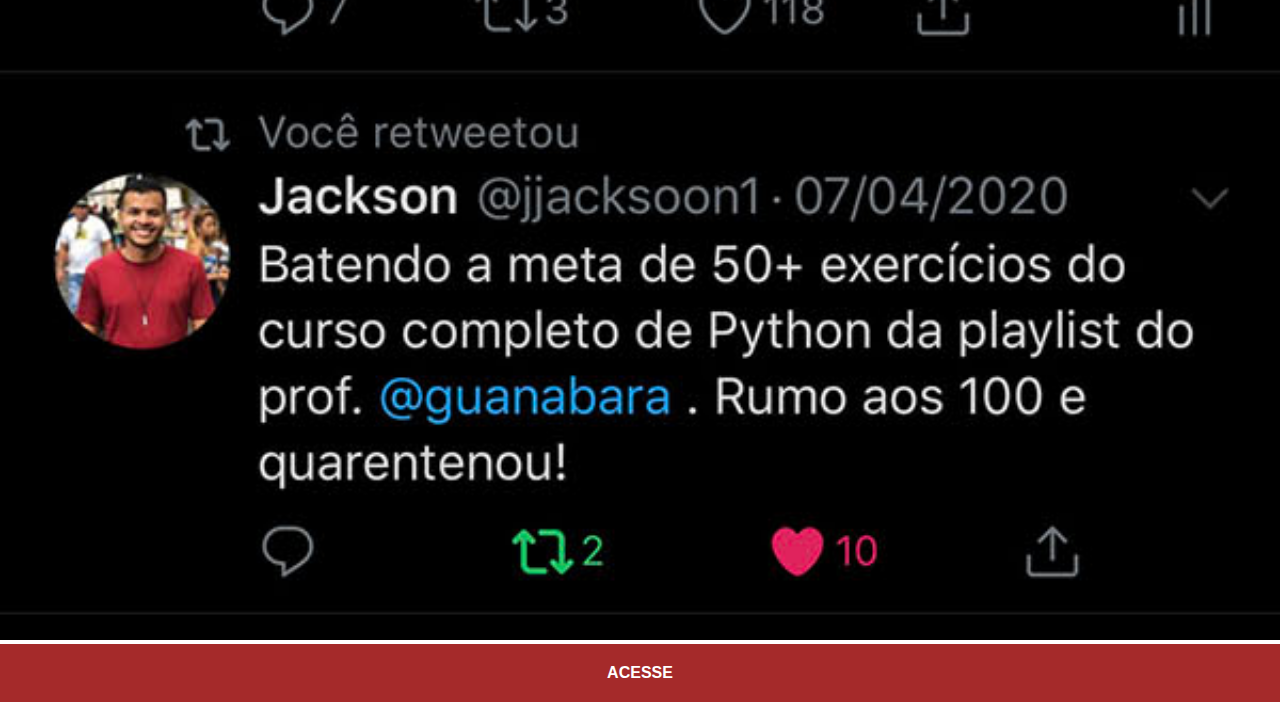
<file: twitter.html>
<!DOCTYPE html>
<html lang="pt-br">
<head>
    <meta charset="UTF-8">
    <meta http-equiv="X-UA-Compatible" content="IE=edge">
    <meta name="viewport" content="width=device-width, initial-scale=1.0">
    <title>Twitter</title>
    <link rel="stylesheet" href="estudos/social.css">
</head>
<body>
    <img src="imagens/tela-twitter.jpg" alt="Twitter">
    <a href="#">ACESSE</a>
</body>
</html>
</file>
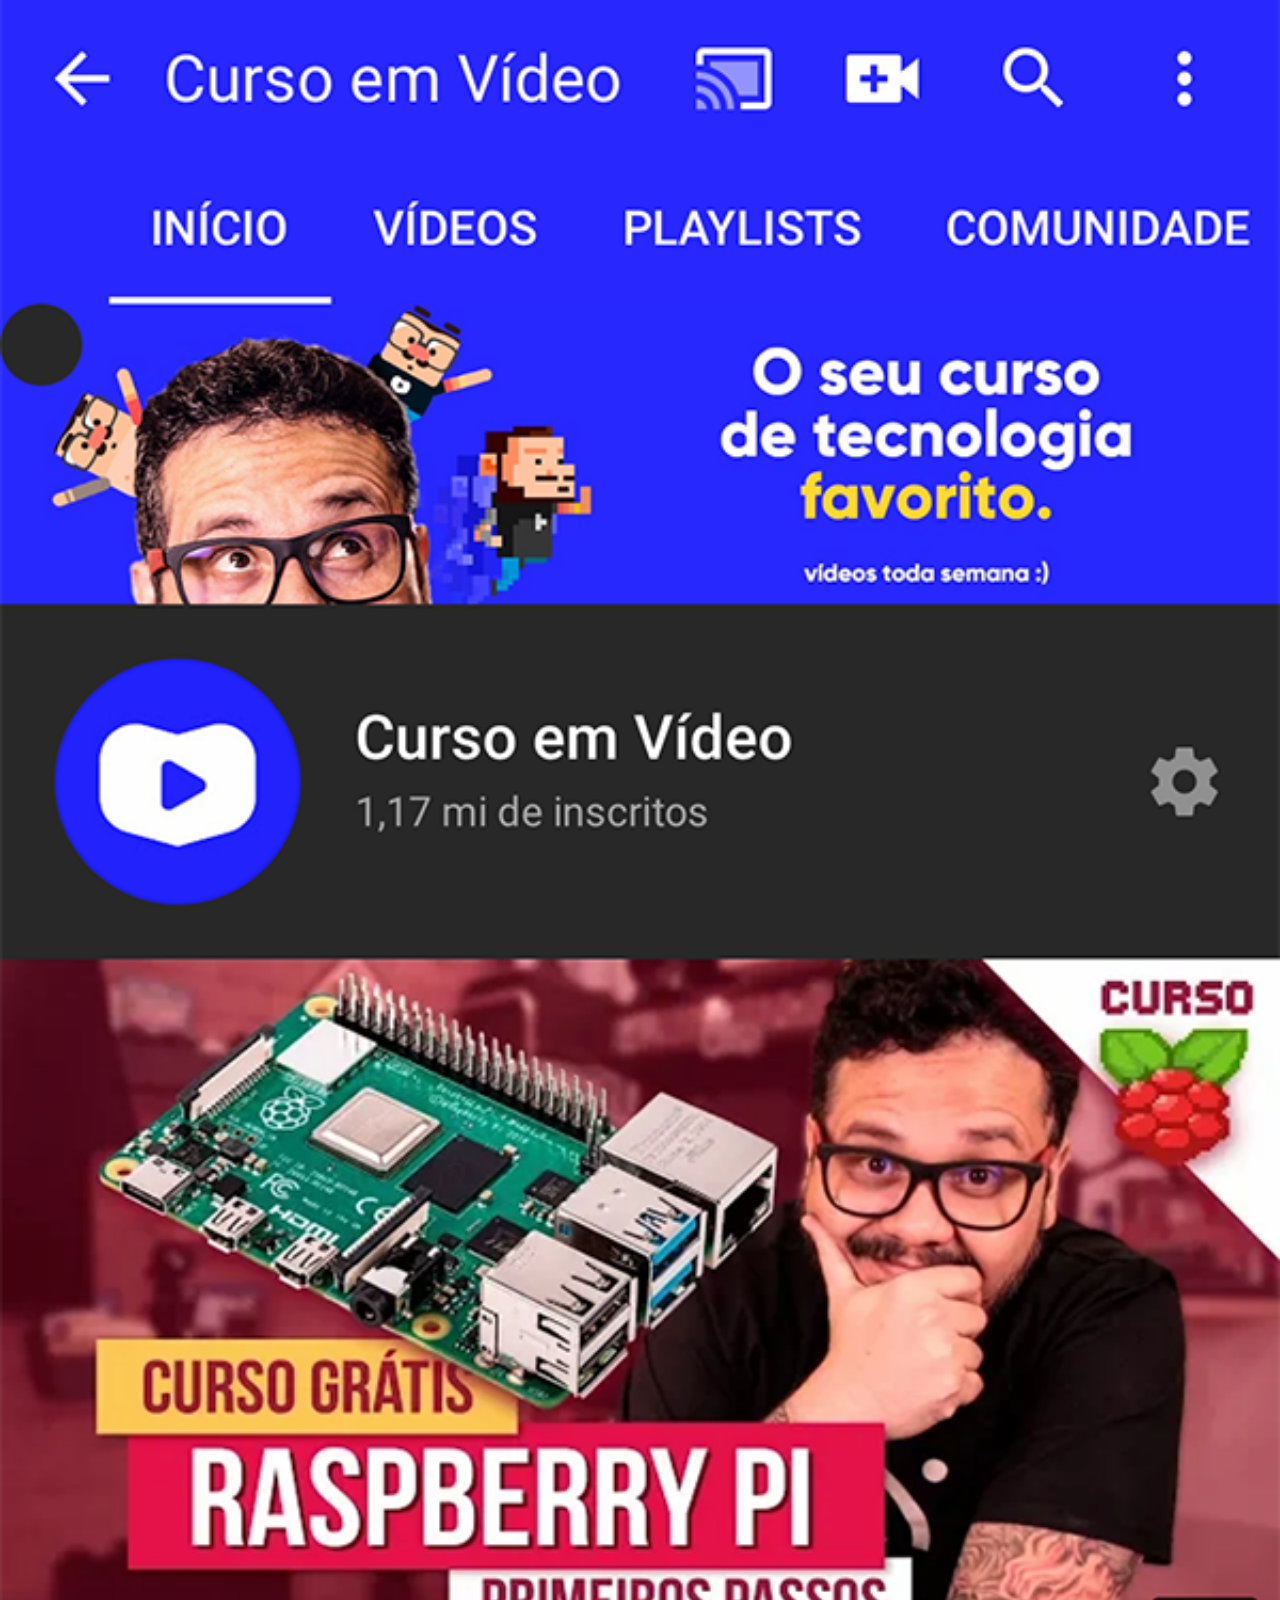
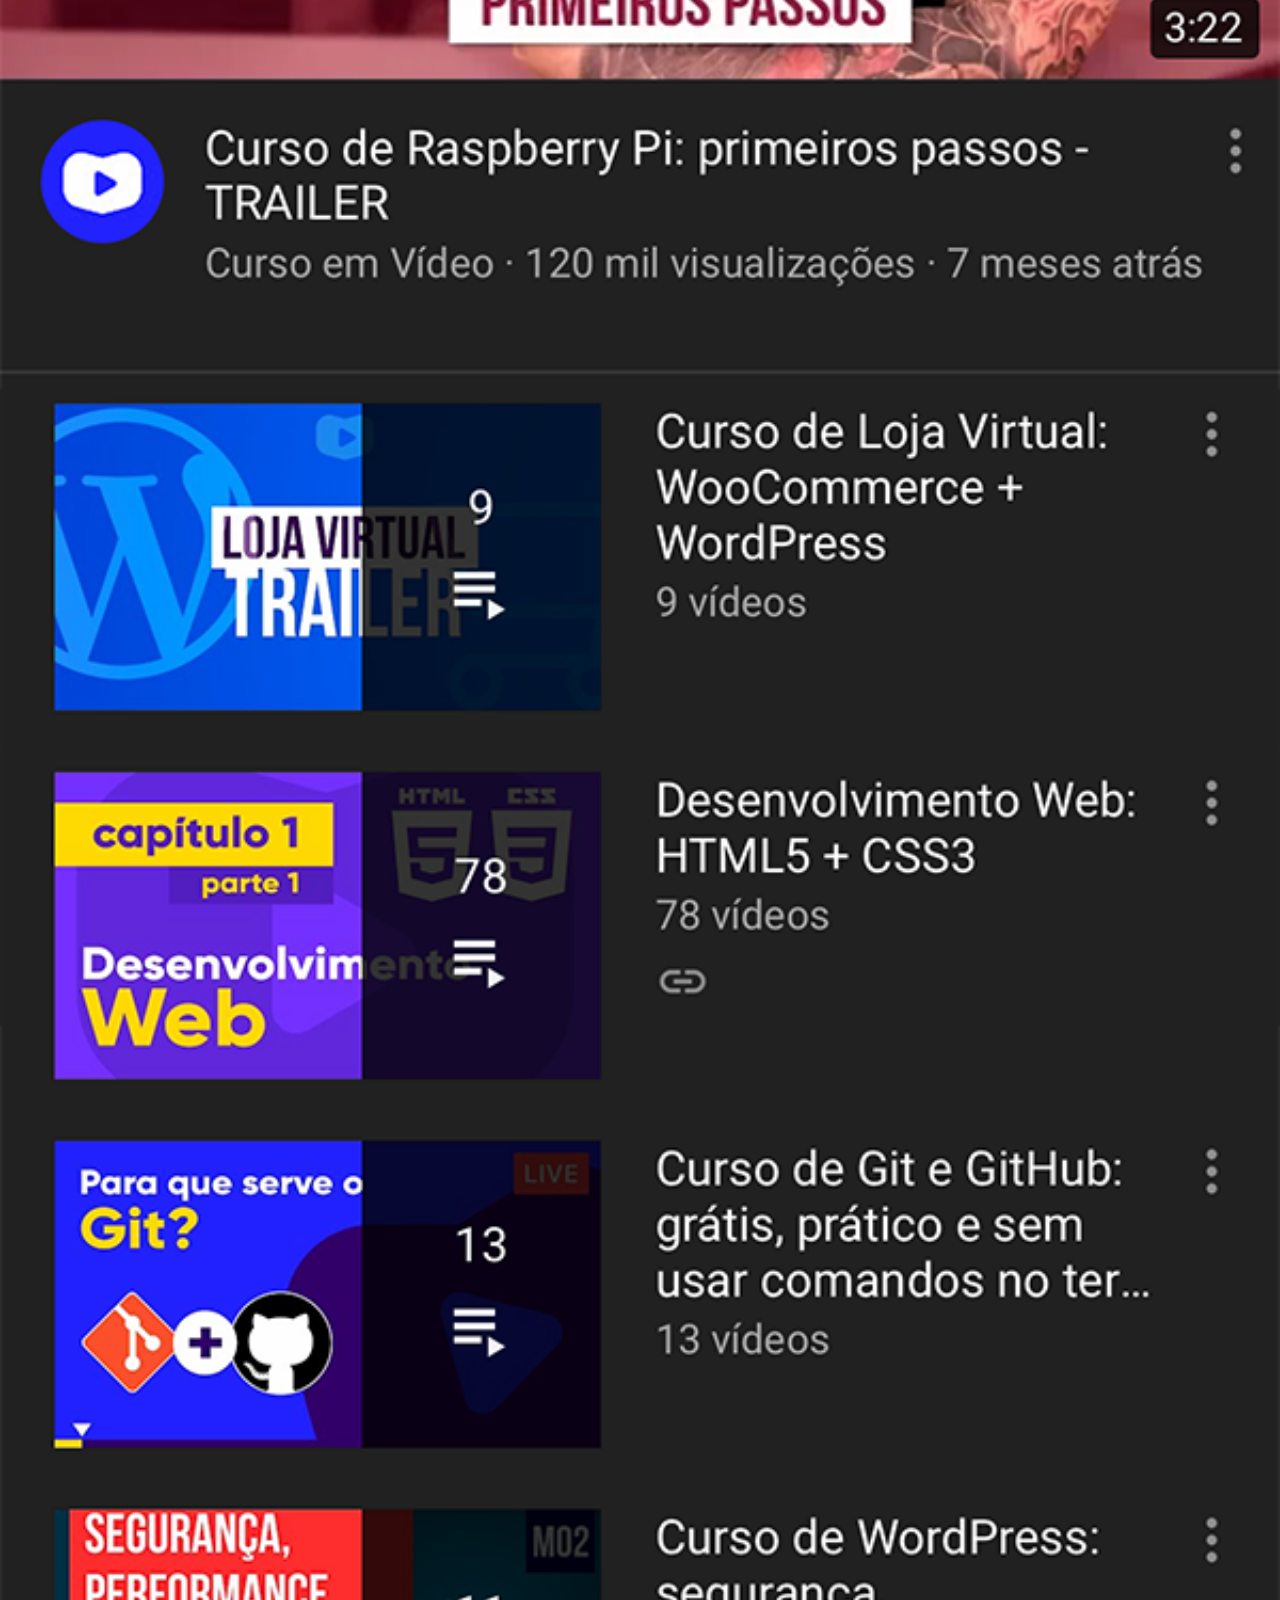
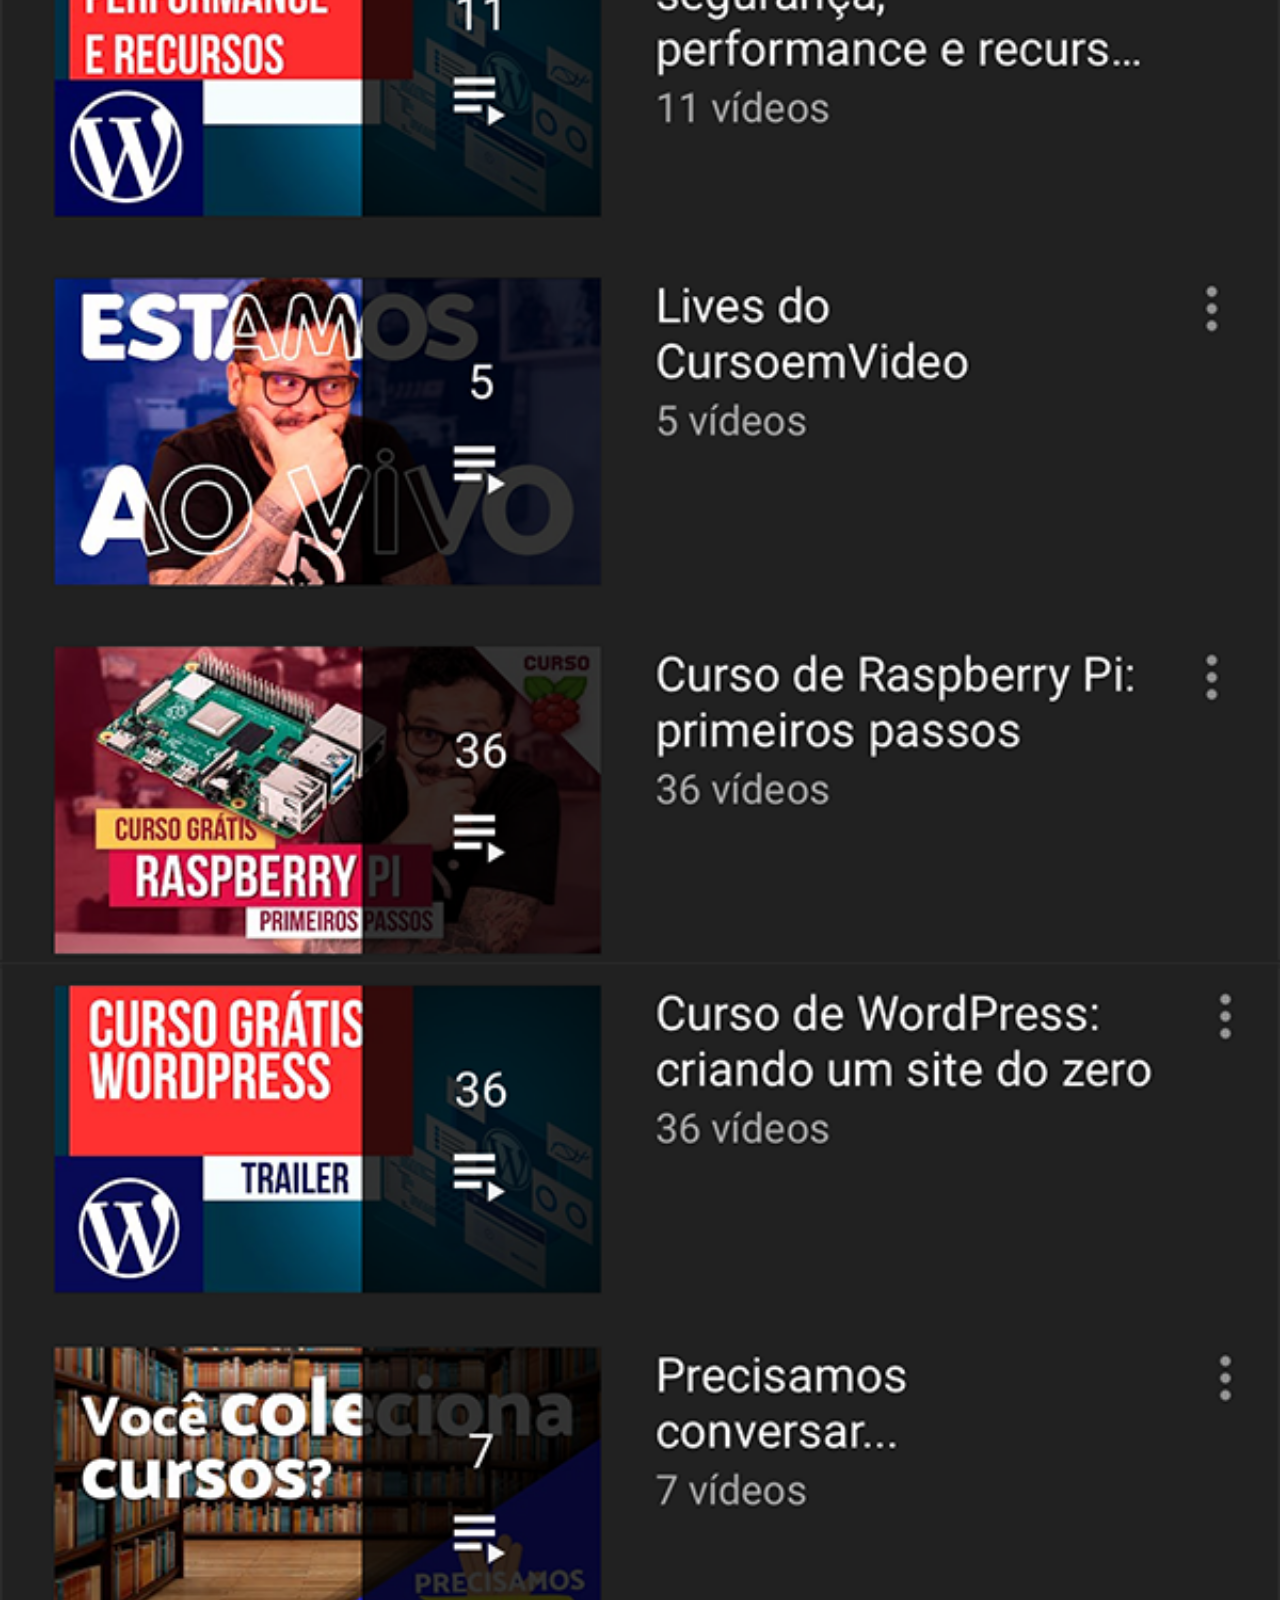
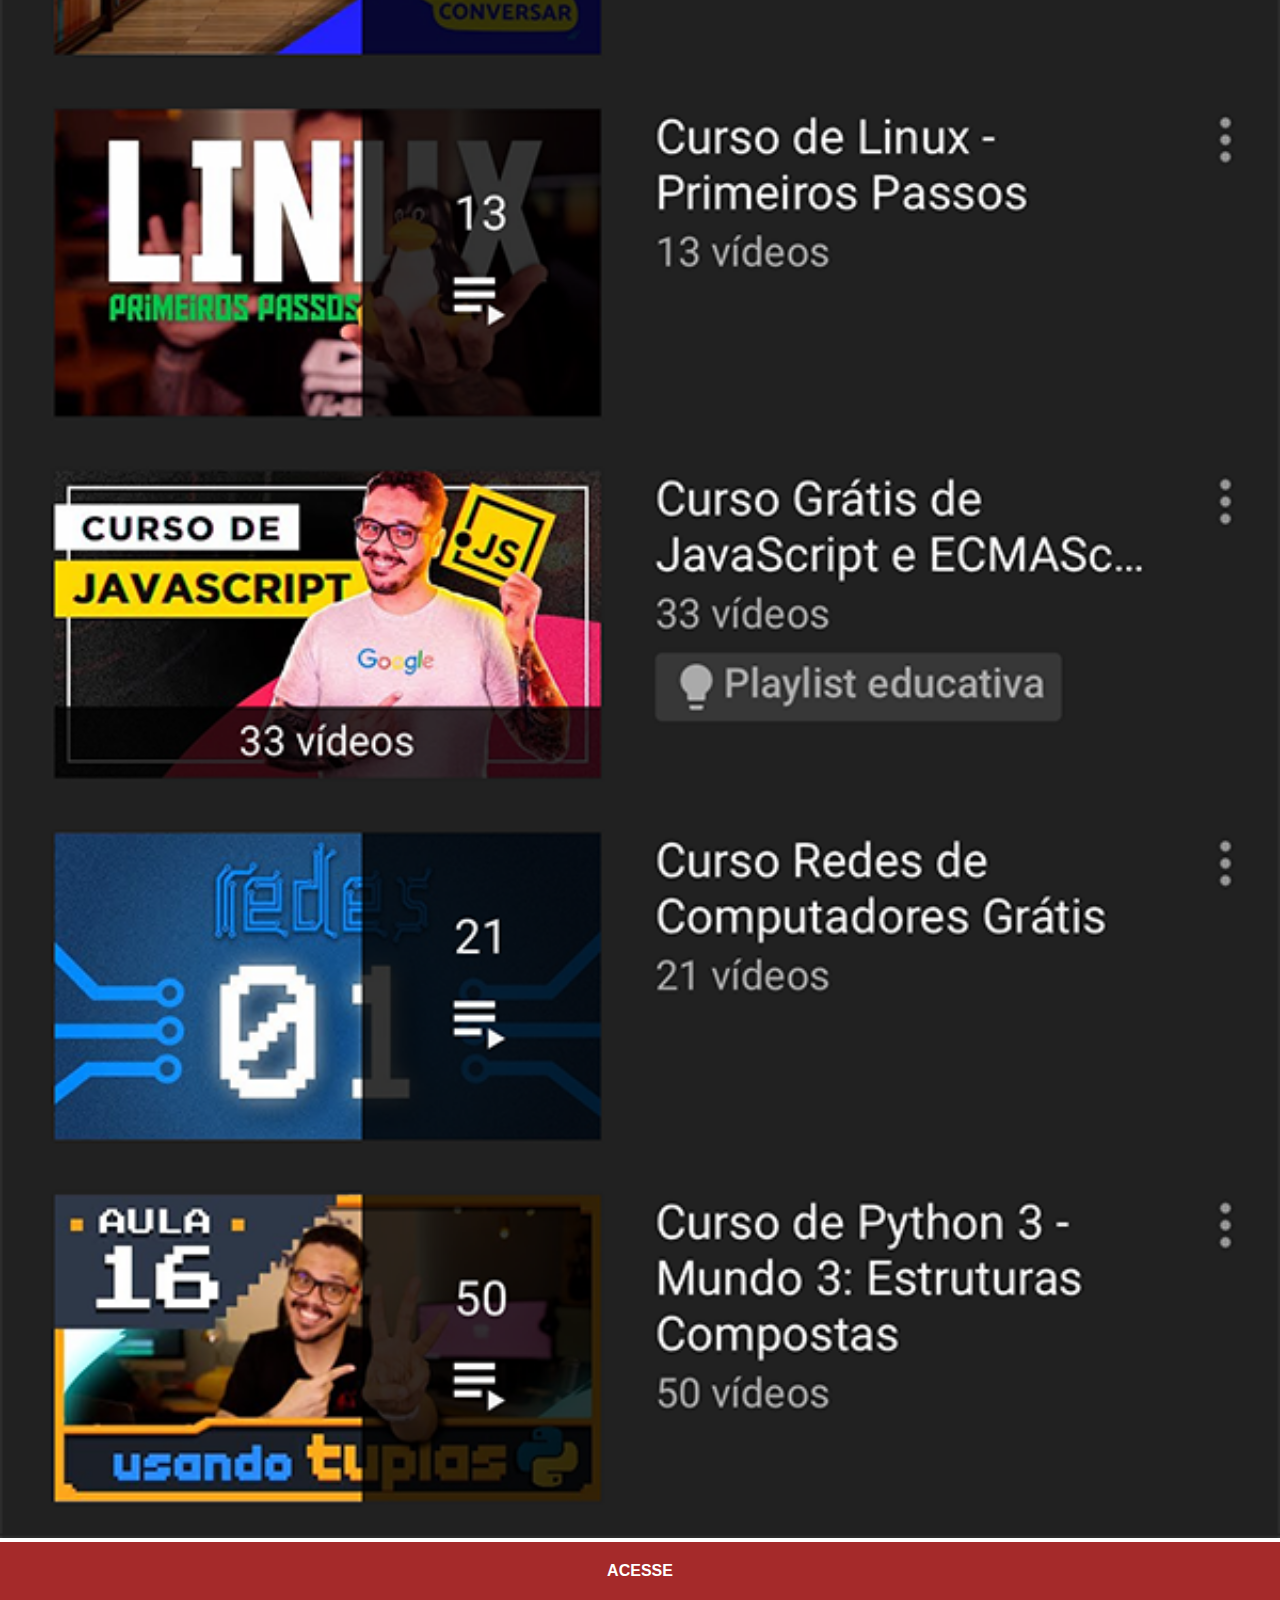
<file: youtube.html>
<!DOCTYPE html>
<html lang="pt-br">
<head>
    <meta charset="UTF-8">
    <meta http-equiv="X-UA-Compatible" content="IE=edge">
    <meta name="viewport" content="width=device-width, initial-scale=1.0">
    <title>Youtube</title>
    <link rel="stylesheet" href="estudos/social.css">
</head>
<body>
    <img src="imagens/tela-youtube.png" alt="Youtube">
    <a href="#">ACESSE</a>
</body>
</html>
</file>
<file: estilos/style.css>
@charset "UTF-8";

* {
    margin: 0px;
    padding: 0px;
}
html, body {
    height: 100vh;
    width: 100vw;
    background-color: black;
}
body {
    background: url(../imagens/fundo-madeira.jpg) no-repeat top center;
    background-size: cover;
    background-attachment: fixed;
}
main {
    position: relative;
    height: 100vh;
}

section#telefone {
    position: absolute;
    background: url(../imagens/frame-iphone.png) no-repeat;
    width: 208px;
    height: 420px;
    top: 50%;
    left: 50%;
    transform: translate(-50%, -50%);

}
iframe#tela {
    position: relative;
    top: 53px;
    left: 15px;
    width: 178px;
    height: 316px;
    
}
section#redes-sociais {
    text-align: right;
}
section#redes-sociais img {
    width: 50px;
    border-radius: 50px;
    margin: 10px;
    box-shadow: 2px 2px 5px rgba(0, 0, 0, 0.514);
    box-sizing: border-box;
    
}
section#redes-sociais img:hover{
    border: 2px solid rgba(255, 255, 255, 0.5);
    transform: translate(-3px, -3px);
    box-shadow: 5px 5px 5px rgba(0, 0, 0, 0.342);
}
</file>
<file: estudos/social.css>
@charset "UTF-8";

* {
    margin: 0px;
    padding: 0px;
    font-family: Verdana, Geneva, Tahoma, sans-serif;
}
::-webkit-scrollbar {
    width: 0px;
    height: 0px;
}
img {
    width: 100vw;
    
}
a:hover {
    background-color: red;
}
a {
    background-color: brown;
    color: white;
    display: block;
    padding: 20px;
    text-align: center;
    text-decoration: none;
    font-weight: bolder;
}
</file>
